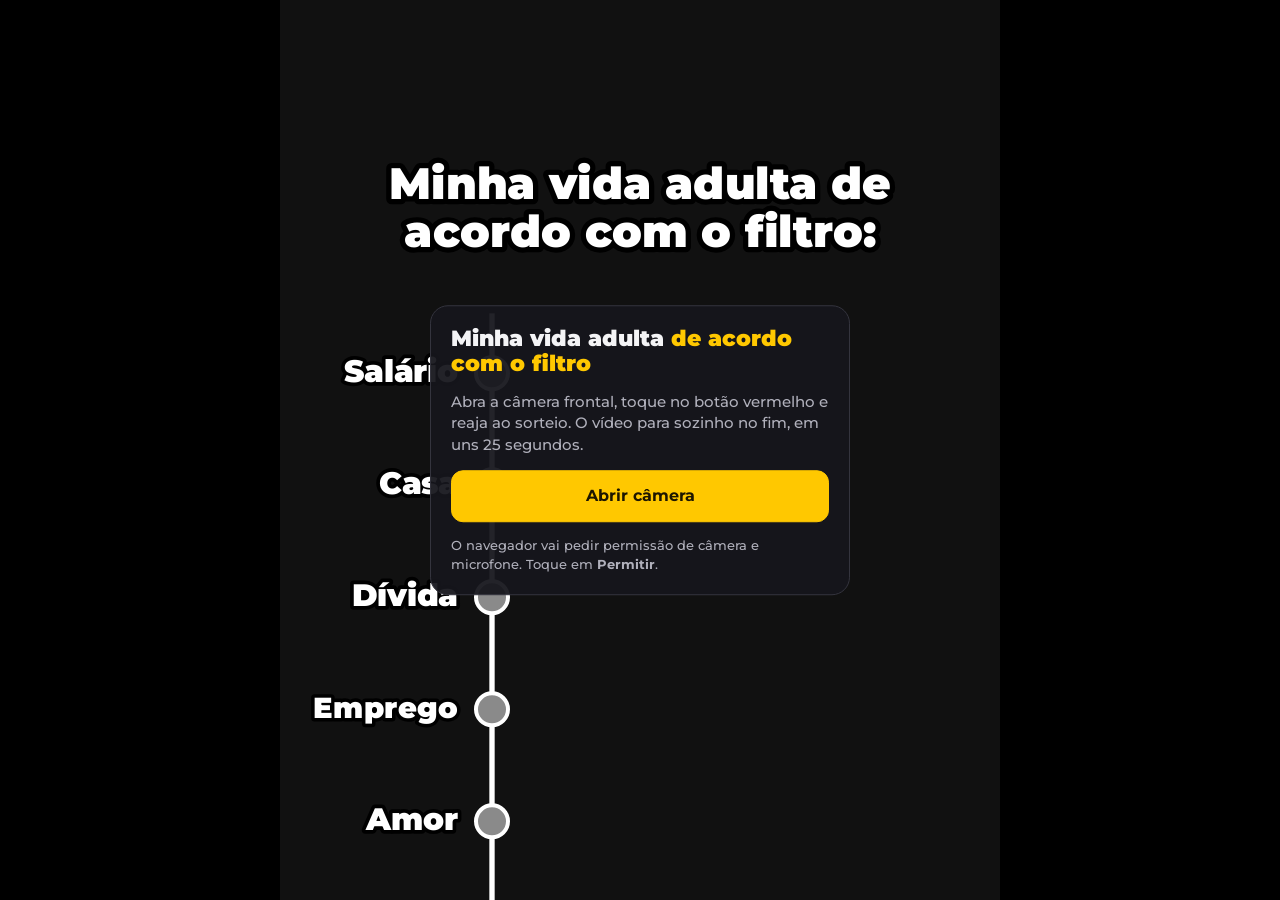
<file: minha-vida-adulta/camera/index.html>
<!doctype html>
<html lang="pt-BR">
<head>
<meta charset="utf-8">
<meta name="viewport" content="width=device-width, initial-scale=1, viewport-fit=cover, user-scalable=no">
<meta name="theme-color" content="#000000">
<title>Minha Vida Adulta</title>
<link rel="preconnect" href="https://fonts.googleapis.com">
<link rel="preconnect" href="https://fonts.gstatic.com" crossorigin>
<link rel="stylesheet" href="https://fonts.googleapis.com/css2?family=Montserrat:wght@500;700;900&display=swap">
<style>
  /* Câmera ao vivo em tela cheia: palco 9:16 centralizado no preto, controles por cima, embaixo. */
  :root {
    color-scheme: dark;
    --fundo: #000; --superficie: rgba(22,22,28,.94); --borda: #34343e; --texto: #f4f4f6; --suave: #b0b0bb;
    --amarelo: #FFC800; --amarelo-texto: #1d1600; --vermelho: #ff2d3d; --erro: #ff7b7b;
    --ui: "Montserrat", system-ui, -apple-system, "Segoe UI", Roboto, sans-serif;
  }
  * { box-sizing: border-box; -webkit-tap-highlight-color: transparent; }
  [hidden] { display: none !important; }
  html, body { margin: 0; height: 100%; background: var(--fundo); color: var(--texto); font: 500 15px/1.45 var(--ui); overflow: hidden; }
  .palco { position: fixed; inset: 0; display: grid; place-items: center; }
  canvas { height: 100%; width: auto; max-width: 100%; aspect-ratio: 9 / 16; object-fit: contain; display: block; background: #111; }
  @media (max-aspect-ratio: 9/16) { canvas { width: 100%; height: auto; } }

  .topo { position: fixed; top: calc(env(safe-area-inset-top, 0px) + 12px); left: 12px; right: 12px; display: flex; justify-content: center; pointer-events: none; }
  .selo { padding: 5px 12px; border-radius: 999px; background: rgba(0,0,0,.6); font-weight: 700; font-size: 13px; }
  .selo.gravando { background: var(--vermelho); }

  .controles { position: fixed; left: 0; right: 0; bottom: 0; padding: 16px max(16px, env(safe-area-inset-right, 0px)) calc(env(safe-area-inset-bottom, 0px) + 22px) max(16px, env(safe-area-inset-left, 0px)); display: flex; flex-direction: column; align-items: center; gap: 10px; background: linear-gradient(transparent, rgba(0,0,0,.55)); }
  .dica { font-weight: 700; text-shadow: 0 1px 4px #000; text-align: center; }
  .gravar { width: 78px; height: 78px; border-radius: 50%; border: 5px solid #fff; background: transparent; padding: 0; cursor: pointer; display: grid; place-items: center; }
  .gravar span { width: 58px; height: 58px; border-radius: 50%; background: var(--vermelho); transition: all .2s; }
  .gravar.ativo span { width: 30px; height: 30px; border-radius: 8px; }
  .gravar:focus-visible { outline: 3px solid var(--amarelo); outline-offset: 4px; }

  .cartao { position: fixed; left: 50%; top: 50%; transform: translate(-50%, -50%); width: min(420px, calc(100% - 32px)); max-height: calc(100% - 32px); overflow: auto; background: var(--superficie); border: 1px solid var(--borda); border-radius: 18px; padding: 20px; display: flex; flex-direction: column; gap: 14px; }
  .cartao h1 { margin: 0; font: 900 22px/1.15 var(--ui); }
  .cartao h1 span { color: var(--amarelo); }
  .cartao p { margin: 0; color: var(--suave); }
  .btn { font: 700 16px/1.2 var(--ui); min-height: 52px; padding: 14px; border-radius: 12px; border: 1.5px solid var(--borda); background: transparent; color: var(--texto); cursor: pointer; width: 100%; }
  .btn.principal { background: var(--amarelo); border-color: var(--amarelo); color: var(--amarelo-texto); }
  .btn:focus-visible { outline: 3px solid var(--amarelo); outline-offset: 2px; }
  .duplo { display: grid; grid-template-columns: 1fr 1fr; gap: 10px; }
  .erro { color: var(--erro); }
  video.resultado { width: 100%; max-height: 52vh; border-radius: 12px; background: #000; }
  ol { margin: 0; padding-left: 20px; color: var(--suave); display: flex; flex-direction: column; gap: 6px; }
  .pequeno { font-size: 13px; }
  .gravar.ativo span, .gravar span { will-change: transform; }
  @media (prefers-reduced-motion: reduce) { .gravar span { transition: none; } }
</style>
</head>
<body>
<div class="palco"><canvas id="tela" width="720" height="1280" aria-label="Câmera com o efeito"></canvas></div>
<div class="topo"><div class="selo" id="selo" hidden></div></div>

<div class="controles" id="controles" hidden>
  <div class="dica" id="dica">Toque no botão pra gravar. A bolinha começa sozinha.</div>
  <button class="gravar" id="bGravar" aria-label="Gravar"><span></span></button>
</div>

<div class="cartao" id="cInicio">
  <h1>Minha vida adulta <span>de acordo com o filtro</span></h1>
  <p>Abra a câmera frontal, toque no botão vermelho e reaja ao sorteio. O vídeo para sozinho no fim, em uns 25 segundos.</p>
  <button class="btn principal" id="bCamera">Abrir câmera</button>
  <p class="pequeno">O navegador vai pedir permissão de câmera e microfone. Toque em <strong>Permitir</strong>.</p>
  <p class="erro" id="erroInicio" hidden></p>
</div>

<div class="cartao" id="cPronto" hidden>
  <h1>Ficou <span>pronto</span></h1>
  <video class="resultado" id="resultado" controls playsinline></video>
  <button class="btn principal" id="bCompartilhar">Compartilhar (TikTok)</button>
  <div class="duplo">
    <button class="btn" id="bSalvar">Salvar no celular</button>
    <button class="btn" id="bDeNovo">Gravar de novo</button>
  </div>
  <p class="pequeno" id="infoPronto"></p>
</div>

<script>
/*
 * Minha vida adulta de acordo com o filtro — motor da roleta.
 *
 * JavaScript puro, sem DOM e sem API do Effect House: so recebe o tempo
 * (dt em segundos) e devolve o estado. O preview (preview/) e o script do
 * Effect House usam este mesmo arquivo; cada um so desenha o estado.
 *
 * Uso:
 *   const r = Roleta.criar(dados);          // dados = resultados.json
 *   r.iniciar();                            // ao gravar / tocar na tela
 *   a cada frame: r.atualizar(dt); const e = r.estado();
 *     e.bola      -> posicao da bolinha em "linhas" (-1 = topo da linha,
 *                    0 = 1a categoria, 5 = 6a categoria). null antes de iniciar.
 *     e.linhas[i] -> { texto, estado: 'vazio' | 'girando' | 'final' }
 *     e.fase      -> 'parado' | 'descendo' | 'girando' | 'segurando' | 'fim'
 */
(function (raiz, fabrica) {
  if (typeof module === 'object' && module.exports) module.exports = fabrica();
  else raiz.Roleta = fabrica();
})(typeof globalThis !== 'undefined' ? globalThis : this, function () {
  'use strict';

  // Tempos em segundos.
  var TEMPOS = {
    primeiraDescida: 0.8, // do topo da linha ate a 1a categoria
    descida: 0.55,        // de uma categoria ate a proxima
    roleta: 1.7,          // troca rapida desacelerando
    trocaMin: 0.05,       // intervalo entre trocas no inicio da roleta
    trocaMax: 0.34,       // intervalo entre trocas no fim da roleta
    pausa: 1.5            // segura o resultado antes de descer
  };

  // Layout de referencia em pixels numa tela 1080 x 1920 (9:16).
  // Para o Effect House, divida por 1080 (x) e 1920 (y) para coordenadas
  // normalizadas. Ja respeita a zona segura do TikTok:
  //   topo 0-210 (abas), base 1460-1920 (legenda/musica),
  //   direita 940-1080 entre y 560 e 1460 (botoes curtir/comentar/...).
  var LAYOUT = {
    largura: 1080,
    altura: 1920,
    titulo: { centroX: 540, topo: 236, larguraMax: 860, fonte: 66, fonteMin: 44, linhasMax: 2, entrelinha: 1.08 },
    linha: { x: 318, yTopo: 470, yBase: 1410, espessura: 8 },
    linhas: { yPrimeira: 560, espaco: 168 },   // 6 categorias: 560, 728, ..., 1400
    circulo: { raio: 24, borda: 6 },
    bola: { raio: 19 },
    nome: { direita: 272, larguraMax: 232, fonte: 46, fonteMin: 30 },
    resultado: { esquerda: 364, larguraMax: 566, fonte: 46, fonteMin: 30, linhasMax: 2, entrelinha: 1.06 },
    contorno: 0.24,                               // largura do traco do contorno = fonte * 0.24
    cores: { texto: '#FFFFFF', contorno: '#000000', linha: '#FFFFFF', circulo: '#8A8A8A', bola: '#FFC800' }
  };

  function mulberry32(semente) {
    var a = semente >>> 0;
    return function () {
      a = (a + 0x6D2B79F5) >>> 0;
      var t = a;
      t = Math.imul(t ^ (t >>> 15), t | 1);
      t ^= t + Math.imul(t ^ (t >>> 7), t | 61);
      return ((t ^ (t >>> 14)) >>> 0) / 4294967296;
    };
  }

  function suave(p) { return p < 0.5 ? 2 * p * p : 1 - Math.pow(-2 * p + 2, 2) / 2; }

  function criar(dados, opcoes) {
    opcoes = opcoes || {};
    var cats = dados.categorias;
    var t = {};
    var k;
    for (k in TEMPOS) t[k] = TEMPOS[k];
    if (opcoes.tempos) for (k in opcoes.tempos) t[k] = opcoes.tempos[k];
    var rng = opcoes.rng || Math.random;

    var fase, idx, tFase, bola, de, para, linhas, finais, proximaTroca, ultimoSorteio;

    function sortear(n, evitar) {
      if (n <= 1) return 0;
      var i;
      do { i = Math.floor(rng() * n); } while (i === evitar);
      return i;
    }

    function reiniciar() {
      fase = 'parado';
      idx = 0;
      tFase = 0;
      bola = null;
      linhas = cats.map(function () { return { texto: '', estado: 'vazio' }; });
      finais = [];
      ultimoSorteio = -1;
    }

    function iniciar() {
      if (fase !== 'parado') return false;
      finais = cats.map(function (c) { return sortear(c.resultados.length, -1); });
      fase = 'descendo';
      idx = 0;
      tFase = 0;
      de = -1;
      para = 0;
      bola = -1;
      return true;
    }

    function atualizar(dt) {
      if (!(dt > 0)) return;
      if (dt > 0.25) dt = 0.25; // evita pular etapas se o app travar
      var resto = dt;
      var guarda = 0;
      while (resto > 0 && guarda++ < 50) {
        if (fase === 'parado' || fase === 'fim') return;
        if (fase === 'descendo') {
          var dur = idx === 0 ? t.primeiraDescida : t.descida;
          var usa = Math.min(resto, dur - tFase);
          tFase += usa; resto -= usa;
          bola = de + (para - de) * suave(Math.min(1, tFase / dur));
          if (tFase >= dur - 1e-9) {
            bola = para;
            fase = 'girando'; tFase = 0; proximaTroca = 0; ultimoSorteio = -1;
            linhas[idx].estado = 'girando';
          }
        } else if (fase === 'girando') {
          var usaG = Math.min(resto, t.roleta - tFase);
          tFase += usaG; resto -= usaG;
          var lista = cats[idx].resultados;
          while (proximaTroca <= tFase && proximaTroca < t.roleta) {
            ultimoSorteio = sortear(lista.length, ultimoSorteio);
            linhas[idx].texto = lista[ultimoSorteio];
            var p = proximaTroca / t.roleta;
            proximaTroca += t.trocaMin + (t.trocaMax - t.trocaMin) * p * p;
          }
          if (tFase >= t.roleta - 1e-9) {
            linhas[idx].texto = lista[finais[idx]];
            linhas[idx].estado = 'final';
            fase = 'segurando'; tFase = 0;
          }
        } else if (fase === 'segurando') {
          var usaS = Math.min(resto, t.pausa - tFase);
          tFase += usaS; resto -= usaS;
          if (tFase >= t.pausa - 1e-9) {
            if (idx < cats.length - 1) {
              de = idx; idx += 1; para = idx;
              fase = 'descendo'; tFase = 0;
            } else {
              fase = 'fim';
            }
          }
        }
      }
    }

    function estado() {
      return {
        fase: fase,
        indice: idx,
        bola: bola,
        linhas: linhas.map(function (l) { return { texto: l.texto, estado: l.estado }; })
      };
    }

    reiniciar();
    return { iniciar: iniciar, atualizar: atualizar, estado: estado, reiniciar: reiniciar };
  }

  // Duracao total de uma rodada completa (para conferir que cabe no video).
  function duracaoTotal(nCategorias, tempos) {
    var t = tempos || TEMPOS;
    return t.primeiraDescida + (nCategorias - 1) * t.descida + nCategorias * (t.roleta + t.pausa);
  }

  return { criar: criar, TEMPOS: TEMPOS, LAYOUT: LAYOUT, mulberry32: mulberry32, duracaoTotal: duracaoTotal };
});

</script>
<script>
/*
 * Desenho do efeito num <canvas> 2D (referencia 1080 x 1920).
 * Usado pelo preview e pela pagina de gravacao. Precisa de src/roleta.js.
 *
 *   const d = Desenho.criar(ctx, dados);
 *   d.sobreposicao(roleta.estado());   // desenha titulo, linha, bolinha e textos
 *   d.verificar(zonas)                 // confere os textos de todas as categorias
 */
(function (raiz, fabrica) {
  if (typeof module === 'object' && module.exports) module.exports = fabrica();
  else raiz.Desenho = fabrica();
})(typeof globalThis !== 'undefined' ? globalThis : this, function () {
  'use strict';

  var FAMILIA = '"Montserrat", "Arial Black", "Inter", sans-serif';

  function criar(ctx, dados, opcoes) {
    opcoes = opcoes || {};
    var L = (opcoes.layout || (typeof Roleta !== 'undefined' && Roleta.LAYOUT));
    var N = dados.categorias.length;
    var api = { mostrarCaixas: false };

    function fonte(px) { return '900 ' + px + 'px ' + FAMILIA; }

    // Quebra o texto em ate linhasMax linhas, diminuindo a fonte se precisar.
    function ajustar(texto, larguraMax, fMax, fMin, linhasMax) {
      for (var f = fMax; f >= fMin; f -= 1) {
        ctx.font = fonte(f);
        var util = larguraMax - f * L.contorno;
        var palavras = texto.split(/\s+/), linhas = [], atual = '', cabe = true;
        for (var i = 0; i < palavras.length; i++) {
          var teste = atual ? atual + ' ' + palavras[i] : palavras[i];
          if (ctx.measureText(teste).width <= util) atual = teste;
          else {
            if (!atual) { cabe = false; break; }
            linhas.push(atual); atual = palavras[i];
            if (ctx.measureText(atual).width > util) { cabe = false; break; }
          }
        }
        if (atual) linhas.push(atual);
        if (cabe && linhas.length <= linhasMax) {
          var larg = 0;
          for (var j = 0; j < linhas.length; j++) larg = Math.max(larg, ctx.measureText(linhas[j]).width);
          return { fonte: f, linhas: linhas, largura: larg + f * L.contorno, cabe: true };
        }
      }
      ctx.font = fonte(fMin);
      return { fonte: fMin, linhas: [texto], largura: ctx.measureText(texto).width + fMin * L.contorno, cabe: false };
    }

    // Caixa ocupada (x0,y0,x1,y1) por um bloco de texto.
    function caixa(aj, ancora, x, yCentro, entrelinha) {
      var h = aj.fonte * entrelinha * aj.linhas.length + aj.fonte * L.contorno;
      var x0 = ancora === 'esq' ? x : ancora === 'dir' ? x - aj.largura : x - aj.largura / 2;
      return { x0: x0, x1: x0 + aj.largura, y0: yCentro - h / 2, y1: yCentro + h / 2 };
    }

    function texto(aj, ancora, x, yCentro, entrelinha) {
      ctx.font = fonte(aj.fonte);
      ctx.textAlign = ancora === 'esq' ? 'left' : ancora === 'dir' ? 'right' : 'center';
      ctx.textBaseline = 'middle';
      ctx.lineJoin = 'round'; ctx.miterLimit = 2;
      ctx.lineWidth = aj.fonte * L.contorno;
      ctx.strokeStyle = L.cores.contorno; ctx.fillStyle = L.cores.texto;
      var lh = aj.fonte * entrelinha, n = aj.linhas.length;
      var dx = ancora === 'esq' ? aj.fonte * L.contorno / 2 : ancora === 'dir' ? -aj.fonte * L.contorno / 2 : 0;
      for (var i = 0; i < n; i++) {
        var y = yCentro + (i - (n - 1) / 2) * lh;
        ctx.strokeText(aj.linhas[i], x + dx, y);
        ctx.fillText(aj.linhas[i], x + dx, y);
      }
      if (api.mostrarCaixas) {
        var b = caixa(aj, ancora, x, yCentro, entrelinha);
        ctx.save(); ctx.strokeStyle = aj.cabe ? '#00e5ff' : '#ff3030'; ctx.lineWidth = 2;
        ctx.strokeRect(b.x0, b.y0, b.x1 - b.x0, b.y1 - b.y0); ctx.restore();
      }
    }

    function yLinha(i) { return L.linhas.yPrimeira + i * L.linhas.espaco; }
    function yBola(b) { return b < 0 ? L.linha.yTopo + (b + 1) * (L.linhas.yPrimeira - L.linha.yTopo) : yLinha(b); }
    function titulo() { return ajustar(dados.titulo, L.titulo.larguraMax, L.titulo.fonte, L.titulo.fonteMin, L.titulo.linhasMax); }
    function yTitulo(aj) { var t = L.titulo; return t.topo + (aj.fonte * t.entrelinha * aj.linhas.length + aj.fonte * L.contorno) / 2; }
    function ajustarNome(i) { return ajustar(dados.categorias[i].nome, L.nome.larguraMax, L.nome.fonte, L.nome.fonteMin, 1); }
    function ajustarResultado(t) { return ajustar(t, L.resultado.larguraMax, L.resultado.fonte, L.resultado.fonteMin, L.resultado.linhasMax); }

    // Desenha tudo que fica por cima da camera.
    function sobreposicao(e) {
      var tj = titulo();
      texto(tj, 'centro', L.titulo.centroX, yTitulo(tj), L.titulo.entrelinha);

      ctx.fillStyle = L.cores.linha;
      ctx.fillRect(L.linha.x - L.linha.espessura / 2, L.linha.yTopo, L.linha.espessura, L.linha.yBase - L.linha.yTopo);

      for (var i = 0; i < N; i++) {
        var y = yLinha(i), l = e.linhas[i];
        ctx.beginPath(); ctx.arc(L.linha.x, y, L.circulo.raio, 0, Math.PI * 2);
        ctx.fillStyle = l.estado === 'final' ? L.cores.bola : L.cores.circulo; ctx.fill();
        ctx.lineWidth = L.circulo.borda; ctx.strokeStyle = L.cores.linha; ctx.stroke();
        texto(ajustarNome(i), 'dir', L.nome.direita, y, 1.06);
        if (l.texto) texto(ajustarResultado(l.texto), 'esq', L.resultado.esquerda, y, L.resultado.entrelinha);
      }

      if (e.bola !== null && e.fase !== 'fim') {
        ctx.beginPath(); ctx.arc(L.linha.x, yBola(e.bola), L.bola.raio, 0, Math.PI * 2);
        ctx.fillStyle = L.cores.bola; ctx.fill();
        ctx.lineWidth = 4; ctx.strokeStyle = '#000'; ctx.stroke();
      }
    }

    function sobrepoe(a, b) { return a.x0 < b.x1 && b.x0 < a.x1 && a.y0 < b.y1 && b.y0 < a.y1; }
    function foraDaTela(b) { return b.x0 < 36 || b.x1 > L.largura - 36 || b.y0 < 0 || b.y1 > L.altura; }

    // Confere titulo, nomes e TODOS os resultados contra a tela, as zonas e as linhas vizinhas.
    function verificar(zonas) {
      zonas = zonas || [];
      var problemas = [], menorFonte = 99, todos = [];
      var zonaCaixa = function (z) { return { x0: z.x, x1: z.x + z.w, y0: z.y, y1: z.y + z.h }; };
      var tj = titulo(), bt = caixa(tj, 'centro', L.titulo.centroX, yTitulo(tj), L.titulo.entrelinha);
      if (!tj.cabe) problemas.push('Título não cabe em 2 linhas');
      if (bt.y1 > L.linha.yTopo - L.bola.raio - 10) problemas.push('Título encosta na linha/bolinha');
      zonas.forEach(function (z) { if (sobrepoe(bt, zonaCaixa(z))) problemas.push('Título invade zona: ' + z.nome); });
      if (foraDaTela(bt)) problemas.push('Título sai da tela');

      var metade = L.linhas.espaco / 2, folga = 6;
      for (var i = 0; i < N; i++) {
        var y = yLinha(i), cat = dados.categorias[i];
        var faixa = { y0: y - metade + folga, y1: y + metade - folga };
        var nj = ajustarNome(i), bn = caixa(nj, 'dir', L.nome.direita, y, 1.06);
        if (!nj.cabe) problemas.push('Nome "' + cat.nome + '" não cabe');
        if (bn.x1 > L.linha.x - L.circulo.raio - 8) problemas.push('Nome "' + cat.nome + '" encosta no círculo');
        if (foraDaTela(bn)) problemas.push('Nome "' + cat.nome + '" sai da tela');
        cat.resultados.forEach(function (txt) {
          var rj = ajustarResultado(txt), b = caixa(rj, 'esq', L.resultado.esquerda, y, L.resultado.entrelinha);
          menorFonte = Math.min(menorFonte, rj.fonte);
          todos.push({ txt: txt, fonte: rj.fonte, linhas: rj.linhas.length });
          var p = [];
          if (!rj.cabe) p.push('não cabe em 2 linhas');
          if (b.y0 < faixa.y0 || b.y1 > faixa.y1) p.push('invade a linha vizinha');
          if (b.x0 < L.linha.x + L.circulo.raio + 6) p.push('encosta no círculo');
          if (foraDaTela(b)) p.push('sai da tela');
          zonas.forEach(function (z) { if (sobrepoe(b, zonaCaixa(z))) p.push('invade zona ' + z.nome); });
          if (sobrepoe(b, bt)) p.push('sobrepõe o título');
          if (p.length) problemas.push(cat.nome + ': "' + txt + '" → ' + p.join(', '));
        });
      }
      todos.sort(function (a, b) { return a.fonte - b.fonte || b.txt.length - a.txt.length; });
      return { ok: problemas.length === 0, problemas: problemas, menorFonte: menorFonte, fonteTitulo: tj.fonte,
        linhasTitulo: tj.linhas.length, piores: todos.slice(0, 6), total: todos.length };
    }

    // Estado com o resultado mais apertado de cada categoria (pior caso de layout).
    function estadoLongos() {
      return {
        fase: 'fim', indice: N - 1, bola: null,
        linhas: dados.categorias.map(function (c) {
          var maior = c.resultados.slice().sort(function (a, b) {
            return ajustarResultado(a).fonte - ajustarResultado(b).fonte || b.length - a.length;
          })[0];
          return { texto: maior, estado: 'final' };
        })
      };
    }

    api.fonte = fonte;
    api.sobreposicao = sobreposicao;
    api.verificar = verificar;
    api.estadoLongos = estadoLongos;
    return api;
  }

  return { criar: criar, FAMILIA: FAMILIA };
});

</script>
<script>
window.RESULTADOS = {"titulo":"Minha vida adulta de acordo com o filtro:","categorias":[{"nome":"Salário","resultados":["3 coxinhas e um abraço","Pago em figurinha da Copa","R$ 0,47 e uma ameaça","Recebe em Robux","1 cabra por mês","Vale-coxinha","R$ 12 mil em dinheiro de Banco Imobiliário","Moedas num pote de maionese","Pix de R$ 1 escrito \"vlw\"","Gift card vencido","Paga pra trabalhar","Recebe em elogio","Bitcoin que caiu ontem","Pago em exposição no story do chefe","Um vale-night da sogra","Meio salário mínimo e um pastel de brinde","R$ 3 mil (em tampinhas)","Pago em milhas que expiram amanhã","Uma marmita por semana","Recebe em likes","Cesta básica sem o arroz","R$ 900 menos o Pix que deve ao chefe","Pago com cheque de 1998","Um boleto (pra pagar)","Pago em ações de uma padaria","Salário de deputado (em sonho)","R$ 50 e um tapinha nas costas","Vale-refeição que só passa na cantina","Pago em cupom de 10% off","Recebe em Pokémon raro","Um saco de cimento de 50 kg","\"Fica pra semana que vem\"","Pago em ingresso de forró","Recebe as horas extras de outra pessoa","Salário em libras (de carne)","Um ovo de Páscoa em novembro","Recebe em fé","120 parcelas de R$ 0,99","Bônus: um mouse sem fio","13º sorteado numa rifa","R$ 1.200, tudo em moeda de 1 real","Pago em kombucha caseiro","Recebe em gratidão 🙏","Um cachorro-quente e \"valeu, mano\"","Pago em dívidas perdoadas","Comissão de 0,0001%","Pix agendado para 2031","Recebe em NFT de macaco","Um pacote de bolacha já aberto","Pago em semente de girassol"]},{"nome":"Casa","resultados":["Dentro de um guarda-roupa de loja","No porta-malas de um Gol bola","Divide kitnet com 4 pombos","Na casa da ex","Ilha de trânsito na Marginal","Embaixo da escada da mãe","Dentro de um outdoor","Num iglu em Teresina","Escondido numa loja de material de construção","No quarto da avó (ela ainda tá lá)","Barraca no meio da Faria Lima","Contêiner com Wi-Fi do vizinho","Casa da árvore do sobrinho","Airbnb mal-assombrado","Num carrinho de supermercado tunado","Num banheiro químico de festa","Dentro de um Fusca rebaixado","Na casa do ex da mãe","Numa caverna com Wi-Fi","Na sala de espera do dentista","Num quiosque de praia fechado","Embaixo de uma ponte com sacada","Num motel (plano mensal)","Dentro de uma caixa d'água","Camarote de um estádio abandonado","Na casa da vizinha fofoqueira","Num ônibus que nunca chega","República com 23 calouros","Dentro de um armário de academia","Casa de 4 andares (de papelão)","Na garagem do primo, junto com o carro","Apê \"conceito\" de 9 m²","Num cruzeiro (de clandestino)","Na laje do vizinho","Num trailer sem rodas","Na igreja (diz que é o zelador)","Numa caixa de geladeira","Na despensa da avó","Num castelo inflável","No escritório (ninguém sabe)","Na varanda do síndico","Num farol abandonado","Numa cabana no mato com o tio","Sobrado assombrado por um padre","Na fila do INSS","Quarto de hotel que ninguém paga","No apartamento decorado da construtora","Na rodoviária","Num submarino alugado","Numa tenda de circo"]},{"nome":"Dívida","resultados":["R$ 80 mil pra um palhaço","Deve a alma pro tio do pavê","3 rins pro banco","O agiota é tua avó","R$ 4 mil em skin de jogo","Deve um cavalo","Parcelou um miojo em 24x","Serasa mandou flores no teu aniversário","R$ 1,50 desde 2009 (o cara lembra)","Financiou um PS2 em 2026","Deve um juramento a uma seita","Pensão pra um Tamagotchi","Pix do bolão da Copa de 2014","Deve favor pro síndico","O banco te deve (ninguém acredita)","R$ 200 pra uma cartomante","Uma moto pro tio","14 meses de academia que nunca foi","R$ 600 em figurinhas","Um rim pro vizinho","Uma vaca pra um fazendeiro de Goiás","R$ 30 mil em curso de coach","Deve desculpas pra 47 pessoas","Seis meses de streaming da ex","Deve o carro pra financeira do carro","Um Pix pro pastor","Uma dentadura pro avô","O salão do casamento que não aconteceu","Parcelou o próprio aniversário","R$ 9 mil em corrida de app pra ir num trampo de R$ 1.500","Consignado da tia","3 aluguéis pra mãe","Uma sanfona","Juros de 1987","Cheque sem fundo pra um padre","Um favor que ninguém quer cobrar","Rifa de um carro que não existia","Uma geladeira parcelada em 2004","R$ 500 do bolão do BBB","Fatura do cartão em 3 idiomas","Deve uma explicação pra Receita","No SPC desde o berço","Um trabalho de faculdade pro amigo","Comprou fiado um curso de \"como sair das dívidas\"","Uma panela de pressão pra sogra","R$ 150 pro bruxo da amarração","Aposta perdida pro irmão","Um carro que usou 1 vez","Horas de sono desde 2015","Uma dívida com o próprio eu do futuro"]},{"nome":"Emprego","resultados":["Testador de colchão","Coach de pombos","Fiscal de fila de lotérica","Reiki pra plantas","Vendedor de pirâmide de pirâmide","Influencer de pochete","Provador de ração","Assessor de imprensa de um cachorro","Segurança de festa infantil","Admin do grupo da família","CEO de si mesmo (CNPJ suspenso)","Narrador de briga de vizinho","Garoto-propaganda de remédio pra gases","Mascote de posto de gasolina","Estagiário do estagiário","Dublê de manequim","Passeador de peixe","Contador de grãos de arroz","Babá de planta","Degustador de água","Professor de respiração","Fiscal de nuvem","Vendedor de vento engarrafado","Treinador de pombo-correio (em 2026)","Telemarketing de cemitério","Cosplayer de poste","Organizador de gaveta dos outros","Estátua viva aposentada","Coach quântico","Guru de cripto que só perdeu","Animador de velório","Panfleteiro em dia de chuva","A voz da URA do banco","Segurança de tenda vazia","Faz fila pra rico","Avaliador de pastel de feira","Leitor profissional de termos de uso","Figurante de comercial de banco","Sommelier de miojo","Psicólogo de gato","Cerimonialista de chá revelação","Testador de montanha-russa (desmaia)","Vigia de obra parada há 12 anos","Instrutor de autoescola sem carteira","Médium de pets","Puxa-saco profissional","Imitador de buzina","Palhaço de festa de divórcio","DJ de elevador","Tradutor dos áudios de 7 minutos da tia"]},{"nome":"Amor","resultados":["Casado com uma geladeira","Namora o entregador do iFood","Relacionamento sério com o próprio reflexo","Casou bêbado com um Elvis em Vegas","Namora 3 pessoas que se conhecem","Divorciado de uma planta","Apaixonado pela voz do GPS","Deu match com a prima","Namora há 8 anos alguém que nunca viu","Traído pela samambaia","O ex virou teu chefe","Ainda manda bom dia pro ex","Noivo há 11 anos","Ficante: o vizinho de cima","Crush no atendente do SAC","Namora um holograma","Casado com o trabalho (ele te traiu)","Ficante: o personal da tua mãe","Noivo do próprio carro","Paixão platônica pelo frentista","Separado de corpos (e de senha do streaming)","Namora pelo LinkedIn","Casou 3 vezes com a mesma pessoa","Crush na voz do aviso do metrô","Relacionamento aberto (só o outro sabe)","Mora com 2 ex ao mesmo tempo","Shippado com o síndico","Pediu em casamento num velório","Ficou com o amigo secreto (era a prima)","Ama em silêncio desde a 5ª série","Namora um personagem de novela","Casou, mas foi num sonho","Largado por áudio de 9 minutos","Abandonado no altar (duas vezes)","Noivado de 3 dias, divórcio de 4 anos","Namora alguém que te chama de \"mano\"","A sogra mora com vocês (e manda)","Casado com 2 gatos e um rancor","Em crise com o próprio travesseiro","3 ficantes e nenhum responde","Namora alguém que diz ser da CIA","Apaixonado pelo cara do caminhão do gás","Ainda curte foto de 2016 do ex","Pede pizza só pra ver o entregador","Ficou com o instrutor da autoescola","Namora alguém que vende suplemento em pirâmide","Casou por causa do Wi-Fi","Recebe flores de um desconhecido (é o agiota)","Solteiro desde o Império","Noivo de uma mulher que conheceu no grupo de oração"]},{"nome":"Sonho","resultados":["Ser astronauta (virou motoboy)","Ganhar o BBB","Morar dentro de uma coxinha","Ser síndico","Ter uma cabra chamada Jurandir","Ganhar na Mega (nunca jogou)","Ser cancelado com classe","Abrir uma igreja","Conhecer o Paraguai","Ser imortal (desistiu às 15h)","Ficar rico sem trabalhar","Virar meme","Dormir até 2050","Comprar um iate em 400x","Ter paz","Ser influencer de tampa de panela","Ganhar uma rifa","Ter uma piscina de gelatina","Ser jurado de programa de calouros","Ter um haras (tem um pônei de pelúcia)","Abrir uma lanchonete chamada \"Lanchonete\"","Morar em Dubai (mora em Duque de Caxias)","Mochilão na Europa (chegou até Jundiaí)","Ser campeão mundial de truco","Ser cantor de churrascaria","Pular de paraquedas (tem medo de escada)","Ganhar um Oscar de melhor reação","Ser presidente (do grêmio)","Carro rebaixado com som de 10 mil watts","Ser lembrado por 5 minutos","Dormir uma noite sem boleto","Conhecer um alienígena","Montar uma banda de forró gótico","Escrever um livro (escreveu o título)","1 milhão de seguidores (tem 1 milhão de dívidas)","Ser fluente em inglês (sabe \"the book is on the table\")","Ter uma fazenda de lhamas","Ser imperador do Brasil","Viver de renda (renda de bilro)","Inventar um sabor de salgadinho","Ganhar uma luta de MMA contra o vizinho","Ter um chalé em Gramado","Ser professor de yoga de cabras","Ver o Brasil hexa","Pedir demissão gritando","Voltar no tempo e não fazer aquela tatuagem","Ser chamado de \"doutor\" sem faculdade","Ser dono de uma praia","Fugir com o circo","Ser rico aos 30 (tem 45)"]}]};
</script>
<script>
(function () {
  'use strict';
  var dados = window.RESULTADOS;
  var W = 720, H = 1280, ESC = W / 1080;
  var ESPERA_INICIO = 0.6;   // segundos de gravação antes da bolinha começar
  var SEGURA_FIM = 2.0;      // segundos com o resultado completo antes de parar
  var $ = function (id) { return document.getElementById(id); };
  var tela = $('tela'), ctx = tela.getContext('2d');
  var D = Desenho.criar(ctx, dados);
  var roleta = Roleta.criar(dados);
  var video = document.createElement('video');
  video.muted = true; video.playsInline = true; video.setAttribute('playsinline', '');
  var camera = null, gravador = null, pedacos = [], gravando = false, tGravacao = 0, fimEm = null;
  var blob = null, ext = 'webm', url = null, trava = null;

  function desenhar() {
    ctx.setTransform(1, 0, 0, 1, 0, 0);
    ctx.fillStyle = '#111'; ctx.fillRect(0, 0, W, H);
    if (video.readyState >= 2 && video.videoWidth) {
      var vw = video.videoWidth, vh = video.videoHeight, s = Math.max(W / vw, H / vh);
      ctx.save(); ctx.translate(W, 0); ctx.scale(-1, 1);   // espelhado, como uma selfie
      ctx.drawImage(video, (W - vw * s) / 2, (H - vh * s) / 2, vw * s, vh * s);
      ctx.restore();
    }
    ctx.setTransform(ESC, 0, 0, ESC, 0, 0);
    D.sobreposicao(roleta.estado());
    ctx.setTransform(1, 0, 0, 1, 0, 0);
  }

  var ultimo = performance.now();
  function quadro(agora) {
    var dt = Math.min(0.1, (agora - ultimo) / 1000); ultimo = agora;
    if (gravando) {
      tGravacao += dt;
      var e = roleta.estado();
      if (e.fase === 'parado' && tGravacao >= ESPERA_INICIO) roleta.iniciar();
      roleta.atualizar(dt);
      if (roleta.estado().fase === 'fim') {
        if (fimEm === null) fimEm = tGravacao;
        if (tGravacao - fimEm >= SEGURA_FIM) pararGravacao();
      }
    }
    desenhar();
    requestAnimationFrame(quadro);
  }

  function mostrarErroInicio(msg) { var el = $('erroInicio'); el.textContent = msg; el.hidden = false; }

  function abrirCamera() {
    $('erroInicio').hidden = true;
    if (!window.isSecureContext || !navigator.mediaDevices || !navigator.mediaDevices.getUserMedia) {
      mostrarErroInicio('Este navegador não libera a câmera aqui. Abra o link no Chrome do celular (endereço começando com https://).');
      return;
    }
    var pedir = function (comAudio) {
      return navigator.mediaDevices.getUserMedia({
        video: { facingMode: 'user', width: { ideal: 720 }, height: { ideal: 1280 }, frameRate: { ideal: 30 } },
        audio: comAudio ? { echoCancellation: true, noiseSuppression: true } : false
      });
    };
    $('bCamera').disabled = true; $('bCamera').textContent = 'Abrindo…';
    pedir(true).catch(function (err) {
      if (err && (err.name === 'NotAllowedError' || err.name === 'SecurityError')) throw err;
      return pedir(false);           // sem microfone, se só ele falhar
    }).then(function (s) {
      camera = s;
      video.srcObject = s;
      return video.play();
    }).then(function () {
      $('cInicio').hidden = true;
      $('controles').hidden = false;
      $('selo').hidden = false; $('selo').textContent = camera.getAudioTracks().length ? 'Câmera' : 'Câmera (sem som)';
    }).catch(function (err) {
      $('bCamera').disabled = false; $('bCamera').textContent = 'Abrir câmera';
      if (err && err.name === 'NotAllowedError') mostrarErroInicio('A câmera foi bloqueada. Toque no cadeado ao lado do endereço → Permissões → Câmera e Microfone → Permitir. Depois recarregue a página.');
      else if (err && err.name === 'NotFoundError') mostrarErroInicio('Nenhuma câmera encontrada neste aparelho.');
      else if (err && err.name === 'NotReadableError') mostrarErroInicio('A câmera está sendo usada por outro app. Feche o outro app e tente de novo.');
      else mostrarErroInicio('Não consegui abrir a câmera (' + (err && (err.name || err.message)) + ').');
    });
  }

  function tipo() {
    var op = [['video/mp4;codecs=avc1.42E01E,mp4a.40.2', 'mp4'], ['video/mp4;codecs=avc1,opus', 'mp4'], ['video/mp4', 'mp4'],
      ['video/webm;codecs=vp9,opus', 'webm'], ['video/webm;codecs=vp8,opus', 'webm'], ['video/webm', 'webm']];
    for (var i = 0; i < op.length; i++) if (MediaRecorder.isTypeSupported(op[i][0])) return op[i];
    return ['', 'webm'];
  }

  function comecarGravacao() {
    if (!window.MediaRecorder || !tela.captureStream) { alert('Este navegador não grava vídeo. Use o Chrome atualizado.'); return; }
    var stream = tela.captureStream(30);
    camera.getAudioTracks().forEach(function (t) { stream.addTrack(t); });
    var t = tipo(); ext = t[1];
    try { gravador = new MediaRecorder(stream, t[0] ? { mimeType: t[0], videoBitsPerSecond: 8000000 } : undefined); }
    catch (e) { gravador = new MediaRecorder(stream); }
    pedacos = [];
    gravador.ondataavailable = function (ev) { if (ev.data && ev.data.size) pedacos.push(ev.data); };
    gravador.onstop = function () {
      stream.getVideoTracks().forEach(function (tr) { tr.stop(); });
      blob = new Blob(pedacos, { type: gravador.mimeType || ('video/' + ext) });
      if (/mp4/.test(blob.type)) ext = 'mp4';
      if (url) URL.revokeObjectURL(url);
      url = URL.createObjectURL(blob);
      $('resultado').src = url;
      $('infoPronto').textContent = 'Vídeo ' + ext.toUpperCase() + ', ' + (blob.size / 1048576).toFixed(1).replace('.', ',') + ' MB. No TikTok: + → Carregar, ou use Compartilhar.';
      $('bCompartilhar').hidden = !podeCompartilhar();
      $('cPronto').hidden = false;
      $('controles').hidden = true;
      $('selo').hidden = true;
    };
    roleta.reiniciar(); tGravacao = 0; fimEm = null;
    gravador.start(500);
    gravando = true;
    $('bGravar').classList.add('ativo'); $('bGravar').setAttribute('aria-label', 'Parar');
    $('selo').textContent = '● Gravando'; $('selo').className = 'selo gravando';
    $('dica').textContent = 'Reaja! Para sozinho no fim.';
    if (navigator.wakeLock) navigator.wakeLock.request('screen').then(function (w) { trava = w; }).catch(function () {});
  }

  function pararGravacao() {
    if (!gravando) return;
    gravando = false;
    $('bGravar').classList.remove('ativo'); $('bGravar').setAttribute('aria-label', 'Gravar');
    $('selo').className = 'selo'; $('selo').textContent = 'Câmera';
    $('dica').textContent = 'Toque no botão pra gravar. A bolinha começa sozinha.';
    if (gravador && gravador.state !== 'inactive') gravador.stop();
    if (trava) { trava.release().catch(function () {}); trava = null; }
  }

  function arquivo() { return new File([blob], 'minha-vida-adulta.' + ext, { type: blob.type.split(';')[0] || ('video/' + ext) }); }
  function podeCompartilhar() {
    try { return !!(navigator.canShare && blob && navigator.canShare({ files: [arquivo()] })); } catch (e) { return false; }
  }

  $('bCamera').addEventListener('click', abrirCamera);
  $('bGravar').addEventListener('click', function () { if (gravando) pararGravacao(); else comecarGravacao(); });
  $('bCompartilhar').addEventListener('click', function () {
    navigator.share({ files: [arquivo()], title: 'Minha vida adulta de acordo com o filtro' }).catch(function (e) {
      if (e && e.name !== 'AbortError') $('infoPronto').textContent = 'Não deu pra compartilhar direto. Use "Salvar no celular" e poste pelo TikTok.';
    });
  });
  $('bSalvar').addEventListener('click', function () {
    var a = document.createElement('a');
    a.href = url; a.download = 'minha-vida-adulta.' + ext;
    document.body.appendChild(a); a.click(); a.remove();
    $('infoPronto').textContent = 'Salvo na pasta Downloads. No TikTok: + → Carregar → escolha o vídeo.';
  });
  $('bDeNovo').addEventListener('click', function () {
    $('cPronto').hidden = true; $('controles').hidden = false; $('selo').hidden = false;
    roleta.reiniciar();
  });

  var comecou = false;
  var iniciar = function () { if (comecou) return; comecou = true; requestAnimationFrame(quadro); };
  (document.fonts && document.fonts.load ? document.fonts.load(D.fonte(46), 'Áá') : Promise.resolve()).then(iniciar, iniciar);
  setTimeout(iniciar, 2500);
})();
</script>
</body>
</html>
</file>
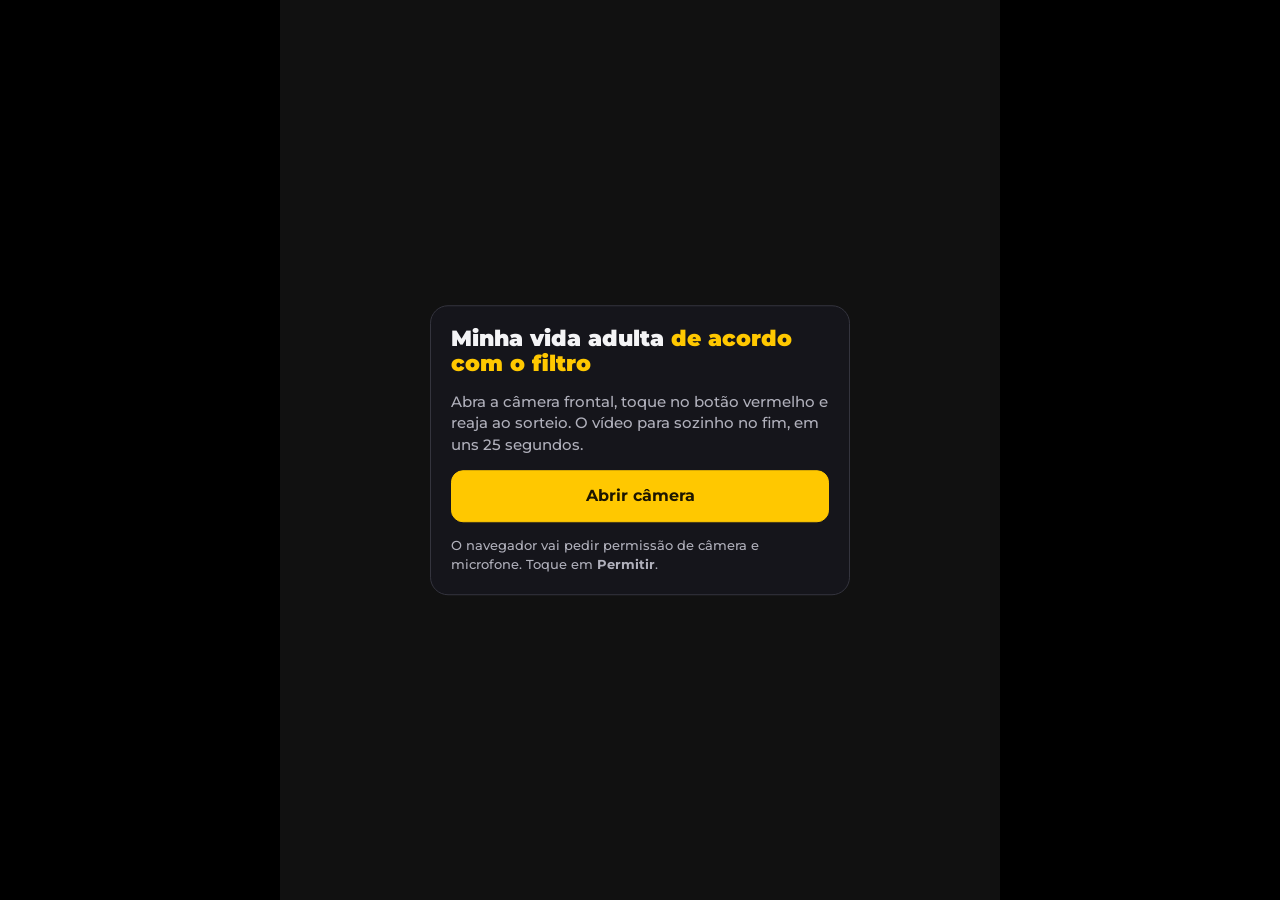
<file: minha-vida-adulta/camera/template.html>
<!doctype html>
<html lang="pt-BR">
<head>
<meta charset="utf-8">
<meta name="viewport" content="width=device-width, initial-scale=1, viewport-fit=cover, user-scalable=no">
<meta name="theme-color" content="#000000">
<title>Minha Vida Adulta</title>
<link rel="preconnect" href="https://fonts.googleapis.com">
<link rel="preconnect" href="https://fonts.gstatic.com" crossorigin>
<link rel="stylesheet" href="https://fonts.googleapis.com/css2?family=Montserrat:wght@500;700;900&display=swap">
<style>
  /* Câmera ao vivo em tela cheia: palco 9:16 centralizado no preto, controles por cima, embaixo. */
  :root {
    color-scheme: dark;
    --fundo: #000; --superficie: rgba(22,22,28,.94); --borda: #34343e; --texto: #f4f4f6; --suave: #b0b0bb;
    --amarelo: #FFC800; --amarelo-texto: #1d1600; --vermelho: #ff2d3d; --erro: #ff7b7b;
    --ui: "Montserrat", system-ui, -apple-system, "Segoe UI", Roboto, sans-serif;
  }
  * { box-sizing: border-box; -webkit-tap-highlight-color: transparent; }
  [hidden] { display: none !important; }
  html, body { margin: 0; height: 100%; background: var(--fundo); color: var(--texto); font: 500 15px/1.45 var(--ui); overflow: hidden; }
  .palco { position: fixed; inset: 0; display: grid; place-items: center; }
  canvas { height: 100%; width: auto; max-width: 100%; aspect-ratio: 9 / 16; object-fit: contain; display: block; background: #111; }
  @media (max-aspect-ratio: 9/16) { canvas { width: 100%; height: auto; } }

  .topo { position: fixed; top: calc(env(safe-area-inset-top, 0px) + 12px); left: 12px; right: 12px; display: flex; justify-content: center; pointer-events: none; }
  .selo { padding: 5px 12px; border-radius: 999px; background: rgba(0,0,0,.6); font-weight: 700; font-size: 13px; }
  .selo.gravando { background: var(--vermelho); }

  .controles { position: fixed; left: 0; right: 0; bottom: 0; padding: 16px max(16px, env(safe-area-inset-right, 0px)) calc(env(safe-area-inset-bottom, 0px) + 22px) max(16px, env(safe-area-inset-left, 0px)); display: flex; flex-direction: column; align-items: center; gap: 10px; background: linear-gradient(transparent, rgba(0,0,0,.55)); }
  .dica { font-weight: 700; text-shadow: 0 1px 4px #000; text-align: center; }
  .gravar { width: 78px; height: 78px; border-radius: 50%; border: 5px solid #fff; background: transparent; padding: 0; cursor: pointer; display: grid; place-items: center; }
  .gravar span { width: 58px; height: 58px; border-radius: 50%; background: var(--vermelho); transition: all .2s; }
  .gravar.ativo span { width: 30px; height: 30px; border-radius: 8px; }
  .gravar:focus-visible { outline: 3px solid var(--amarelo); outline-offset: 4px; }

  .cartao { position: fixed; left: 50%; top: 50%; transform: translate(-50%, -50%); width: min(420px, calc(100% - 32px)); max-height: calc(100% - 32px); overflow: auto; background: var(--superficie); border: 1px solid var(--borda); border-radius: 18px; padding: 20px; display: flex; flex-direction: column; gap: 14px; }
  .cartao h1 { margin: 0; font: 900 22px/1.15 var(--ui); }
  .cartao h1 span { color: var(--amarelo); }
  .cartao p { margin: 0; color: var(--suave); }
  .btn { font: 700 16px/1.2 var(--ui); min-height: 52px; padding: 14px; border-radius: 12px; border: 1.5px solid var(--borda); background: transparent; color: var(--texto); cursor: pointer; width: 100%; }
  .btn.principal { background: var(--amarelo); border-color: var(--amarelo); color: var(--amarelo-texto); }
  .btn:focus-visible { outline: 3px solid var(--amarelo); outline-offset: 2px; }
  .duplo { display: grid; grid-template-columns: 1fr 1fr; gap: 10px; }
  .erro { color: var(--erro); }
  video.resultado { width: 100%; max-height: 52vh; border-radius: 12px; background: #000; }
  ol { margin: 0; padding-left: 20px; color: var(--suave); display: flex; flex-direction: column; gap: 6px; }
  .pequeno { font-size: 13px; }
  .gravar.ativo span, .gravar span { will-change: transform; }
  @media (prefers-reduced-motion: reduce) { .gravar span { transition: none; } }
</style>
</head>
<body>
<div class="palco"><canvas id="tela" width="720" height="1280" aria-label="Câmera com o efeito"></canvas></div>
<div class="topo"><div class="selo" id="selo" hidden></div></div>

<div class="controles" id="controles" hidden>
  <div class="dica" id="dica">Toque no botão pra gravar. A bolinha começa sozinha.</div>
  <button class="gravar" id="bGravar" aria-label="Gravar"><span></span></button>
</div>

<div class="cartao" id="cInicio">
  <h1>Minha vida adulta <span>de acordo com o filtro</span></h1>
  <p>Abra a câmera frontal, toque no botão vermelho e reaja ao sorteio. O vídeo para sozinho no fim, em uns 25 segundos.</p>
  <button class="btn principal" id="bCamera">Abrir câmera</button>
  <p class="pequeno">O navegador vai pedir permissão de câmera e microfone. Toque em <strong>Permitir</strong>.</p>
  <p class="erro" id="erroInicio" hidden></p>
</div>

<div class="cartao" id="cPronto" hidden>
  <h1>Ficou <span>pronto</span></h1>
  <video class="resultado" id="resultado" controls playsinline></video>
  <button class="btn principal" id="bCompartilhar">Compartilhar (TikTok)</button>
  <div class="duplo">
    <button class="btn" id="bSalvar">Salvar no celular</button>
    <button class="btn" id="bDeNovo">Gravar de novo</button>
  </div>
  <p class="pequeno" id="infoPronto"></p>
</div>

<script>
/*@@ROLETA@@*/
</script>
<script>
/*@@DESENHO@@*/
</script>
<script>
window.RESULTADOS = /*@@DADOS@@*/;
</script>
<script>
(function () {
  'use strict';
  var dados = window.RESULTADOS;
  var W = 720, H = 1280, ESC = W / 1080;
  var ESPERA_INICIO = 0.6;   // segundos de gravação antes da bolinha começar
  var SEGURA_FIM = 2.0;      // segundos com o resultado completo antes de parar
  var $ = function (id) { return document.getElementById(id); };
  var tela = $('tela'), ctx = tela.getContext('2d');
  var D = Desenho.criar(ctx, dados);
  var roleta = Roleta.criar(dados);
  var video = document.createElement('video');
  video.muted = true; video.playsInline = true; video.setAttribute('playsinline', '');
  var camera = null, gravador = null, pedacos = [], gravando = false, tGravacao = 0, fimEm = null;
  var blob = null, ext = 'webm', url = null, trava = null;

  function desenhar() {
    ctx.setTransform(1, 0, 0, 1, 0, 0);
    ctx.fillStyle = '#111'; ctx.fillRect(0, 0, W, H);
    if (video.readyState >= 2 && video.videoWidth) {
      var vw = video.videoWidth, vh = video.videoHeight, s = Math.max(W / vw, H / vh);
      ctx.save(); ctx.translate(W, 0); ctx.scale(-1, 1);   // espelhado, como uma selfie
      ctx.drawImage(video, (W - vw * s) / 2, (H - vh * s) / 2, vw * s, vh * s);
      ctx.restore();
    }
    ctx.setTransform(ESC, 0, 0, ESC, 0, 0);
    D.sobreposicao(roleta.estado());
    ctx.setTransform(1, 0, 0, 1, 0, 0);
  }

  var ultimo = performance.now();
  function quadro(agora) {
    var dt = Math.min(0.1, (agora - ultimo) / 1000); ultimo = agora;
    if (gravando) {
      tGravacao += dt;
      var e = roleta.estado();
      if (e.fase === 'parado' && tGravacao >= ESPERA_INICIO) roleta.iniciar();
      roleta.atualizar(dt);
      if (roleta.estado().fase === 'fim') {
        if (fimEm === null) fimEm = tGravacao;
        if (tGravacao - fimEm >= SEGURA_FIM) pararGravacao();
      }
    }
    desenhar();
    requestAnimationFrame(quadro);
  }

  function mostrarErroInicio(msg) { var el = $('erroInicio'); el.textContent = msg; el.hidden = false; }

  function abrirCamera() {
    $('erroInicio').hidden = true;
    if (!window.isSecureContext || !navigator.mediaDevices || !navigator.mediaDevices.getUserMedia) {
      mostrarErroInicio('Este navegador não libera a câmera aqui. Abra o link no Chrome do celular (endereço começando com https://).');
      return;
    }
    var pedir = function (comAudio) {
      return navigator.mediaDevices.getUserMedia({
        video: { facingMode: 'user', width: { ideal: 720 }, height: { ideal: 1280 }, frameRate: { ideal: 30 } },
        audio: comAudio ? { echoCancellation: true, noiseSuppression: true } : false
      });
    };
    $('bCamera').disabled = true; $('bCamera').textContent = 'Abrindo…';
    pedir(true).catch(function (err) {
      if (err && (err.name === 'NotAllowedError' || err.name === 'SecurityError')) throw err;
      return pedir(false);           // sem microfone, se só ele falhar
    }).then(function (s) {
      camera = s;
      video.srcObject = s;
      return video.play();
    }).then(function () {
      $('cInicio').hidden = true;
      $('controles').hidden = false;
      $('selo').hidden = false; $('selo').textContent = camera.getAudioTracks().length ? 'Câmera' : 'Câmera (sem som)';
    }).catch(function (err) {
      $('bCamera').disabled = false; $('bCamera').textContent = 'Abrir câmera';
      if (err && err.name === 'NotAllowedError') mostrarErroInicio('A câmera foi bloqueada. Toque no cadeado ao lado do endereço → Permissões → Câmera e Microfone → Permitir. Depois recarregue a página.');
      else if (err && err.name === 'NotFoundError') mostrarErroInicio('Nenhuma câmera encontrada neste aparelho.');
      else if (err && err.name === 'NotReadableError') mostrarErroInicio('A câmera está sendo usada por outro app. Feche o outro app e tente de novo.');
      else mostrarErroInicio('Não consegui abrir a câmera (' + (err && (err.name || err.message)) + ').');
    });
  }

  function tipo() {
    var op = [['video/mp4;codecs=avc1.42E01E,mp4a.40.2', 'mp4'], ['video/mp4;codecs=avc1,opus', 'mp4'], ['video/mp4', 'mp4'],
      ['video/webm;codecs=vp9,opus', 'webm'], ['video/webm;codecs=vp8,opus', 'webm'], ['video/webm', 'webm']];
    for (var i = 0; i < op.length; i++) if (MediaRecorder.isTypeSupported(op[i][0])) return op[i];
    return ['', 'webm'];
  }

  function comecarGravacao() {
    if (!window.MediaRecorder || !tela.captureStream) { alert('Este navegador não grava vídeo. Use o Chrome atualizado.'); return; }
    var stream = tela.captureStream(30);
    camera.getAudioTracks().forEach(function (t) { stream.addTrack(t); });
    var t = tipo(); ext = t[1];
    try { gravador = new MediaRecorder(stream, t[0] ? { mimeType: t[0], videoBitsPerSecond: 8000000 } : undefined); }
    catch (e) { gravador = new MediaRecorder(stream); }
    pedacos = [];
    gravador.ondataavailable = function (ev) { if (ev.data && ev.data.size) pedacos.push(ev.data); };
    gravador.onstop = function () {
      stream.getVideoTracks().forEach(function (tr) { tr.stop(); });
      blob = new Blob(pedacos, { type: gravador.mimeType || ('video/' + ext) });
      if (/mp4/.test(blob.type)) ext = 'mp4';
      if (url) URL.revokeObjectURL(url);
      url = URL.createObjectURL(blob);
      $('resultado').src = url;
      $('infoPronto').textContent = 'Vídeo ' + ext.toUpperCase() + ', ' + (blob.size / 1048576).toFixed(1).replace('.', ',') + ' MB. No TikTok: + → Carregar, ou use Compartilhar.';
      $('bCompartilhar').hidden = !podeCompartilhar();
      $('cPronto').hidden = false;
      $('controles').hidden = true;
      $('selo').hidden = true;
    };
    roleta.reiniciar(); tGravacao = 0; fimEm = null;
    gravador.start(500);
    gravando = true;
    $('bGravar').classList.add('ativo'); $('bGravar').setAttribute('aria-label', 'Parar');
    $('selo').textContent = '● Gravando'; $('selo').className = 'selo gravando';
    $('dica').textContent = 'Reaja! Para sozinho no fim.';
    if (navigator.wakeLock) navigator.wakeLock.request('screen').then(function (w) { trava = w; }).catch(function () {});
  }

  function pararGravacao() {
    if (!gravando) return;
    gravando = false;
    $('bGravar').classList.remove('ativo'); $('bGravar').setAttribute('aria-label', 'Gravar');
    $('selo').className = 'selo'; $('selo').textContent = 'Câmera';
    $('dica').textContent = 'Toque no botão pra gravar. A bolinha começa sozinha.';
    if (gravador && gravador.state !== 'inactive') gravador.stop();
    if (trava) { trava.release().catch(function () {}); trava = null; }
  }

  function arquivo() { return new File([blob], 'minha-vida-adulta.' + ext, { type: blob.type.split(';')[0] || ('video/' + ext) }); }
  function podeCompartilhar() {
    try { return !!(navigator.canShare && blob && navigator.canShare({ files: [arquivo()] })); } catch (e) { return false; }
  }

  $('bCamera').addEventListener('click', abrirCamera);
  $('bGravar').addEventListener('click', function () { if (gravando) pararGravacao(); else comecarGravacao(); });
  $('bCompartilhar').addEventListener('click', function () {
    navigator.share({ files: [arquivo()], title: 'Minha vida adulta de acordo com o filtro' }).catch(function (e) {
      if (e && e.name !== 'AbortError') $('infoPronto').textContent = 'Não deu pra compartilhar direto. Use "Salvar no celular" e poste pelo TikTok.';
    });
  });
  $('bSalvar').addEventListener('click', function () {
    var a = document.createElement('a');
    a.href = url; a.download = 'minha-vida-adulta.' + ext;
    document.body.appendChild(a); a.click(); a.remove();
    $('infoPronto').textContent = 'Salvo na pasta Downloads. No TikTok: + → Carregar → escolha o vídeo.';
  });
  $('bDeNovo').addEventListener('click', function () {
    $('cPronto').hidden = true; $('controles').hidden = false; $('selo').hidden = false;
    roleta.reiniciar();
  });

  var comecou = false;
  var iniciar = function () { if (comecou) return; comecou = true; requestAnimationFrame(quadro); };
  (document.fonts && document.fonts.load ? document.fonts.load(D.fonte(46), 'Áá') : Promise.resolve()).then(iniciar, iniciar);
  setTimeout(iniciar, 2500);
})();
</script>
</body>
</html>
</file>
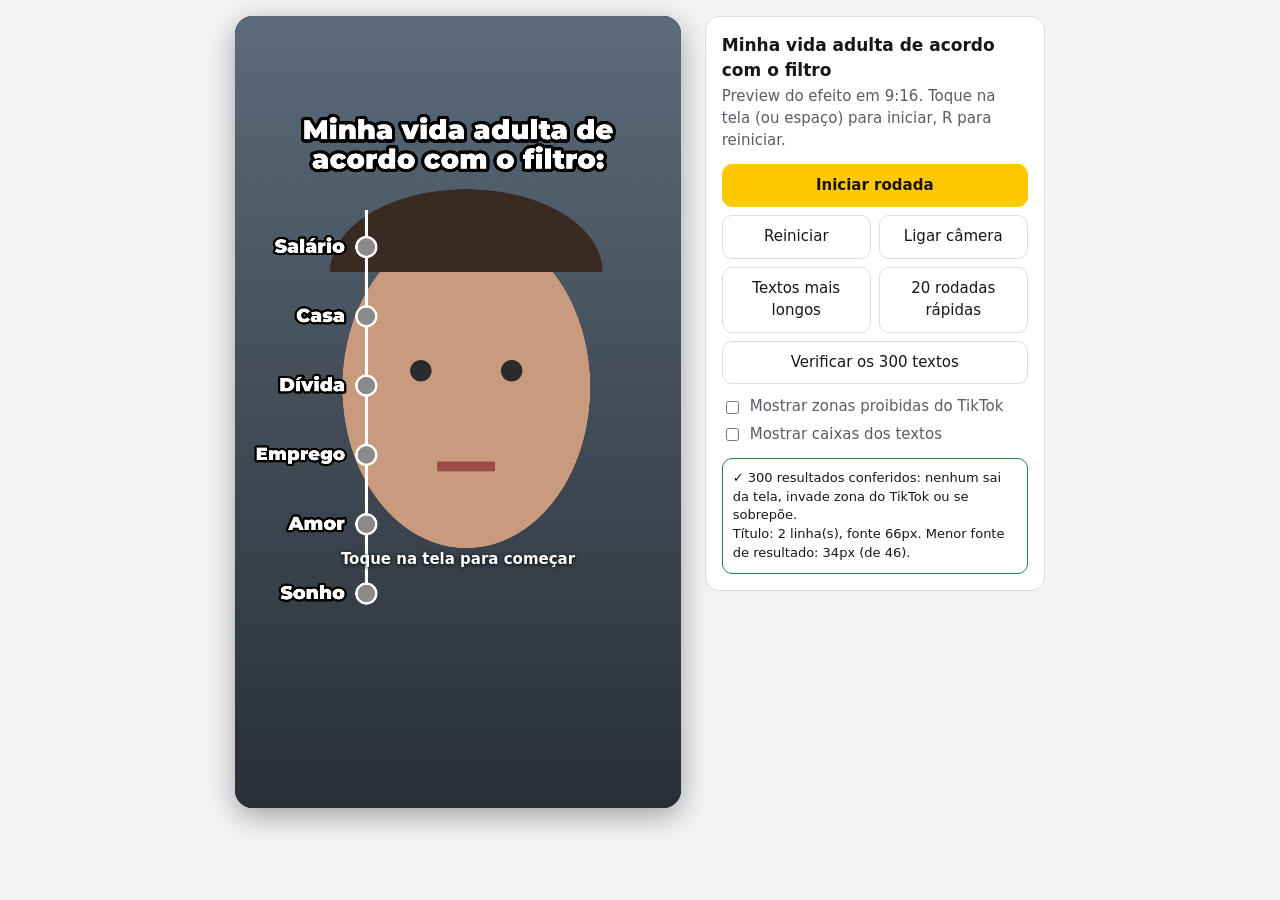
<file: minha-vida-adulta/preview/preview.html>
<!doctype html>
<html lang="pt-BR">
<head>
<meta charset="utf-8">
<meta name="viewport" content="width=device-width, initial-scale=1">
<title>Preview da roleta</title>
<link rel="preconnect" href="https://fonts.googleapis.com">
<link rel="stylesheet" href="https://fonts.googleapis.com/css2?family=Montserrat:wght@900&display=swap">
<style>
  :root {
    --bg: #111114; --painel: #1c1c21; --texto: #f2f2f5; --suave: #a3a3ad; --borda: #2e2e36;
    --destaque: #FFC800; --destaque-texto: #1a1400; --ok: #3ccf7a; --erro: #ff5a5a;
  }
  @media (prefers-color-scheme: light) {
    :root:not([data-theme="dark"]) {
      --bg: #f4f4f6; --painel: #ffffff; --texto: #17171b; --suave: #5c5c66; --borda: #dcdce2;
      --ok: #148a48; --erro: #c62828;
    }
  }
  :root[data-theme="dark"] {
    --bg: #111114; --painel: #1c1c21; --texto: #f2f2f5; --suave: #a3a3ad; --borda: #2e2e36;
    --ok: #3ccf7a; --erro: #ff5a5a;
  }
  * { box-sizing: border-box; }
  html, body { margin: 0; background: var(--bg); color: var(--texto); font: 15px/1.45 system-ui, -apple-system, "Segoe UI", sans-serif; }
  .app { display: flex; gap: 24px; justify-content: center; align-items: flex-start; padding: 16px; flex-wrap: wrap; }
  .tela { position: relative; height: min(88vh, 900px); aspect-ratio: 9 / 16; max-width: 100%; border-radius: 18px; overflow: hidden; background: #000; box-shadow: 0 8px 30px rgba(0,0,0,.35); }
  canvas { width: 100%; height: 100%; display: block; cursor: pointer; touch-action: manipulation; }
  .painel { width: 340px; max-width: 100%; background: var(--painel); border: 1px solid var(--borda); border-radius: 14px; padding: 16px; }
  h1 { font-size: 17px; margin: 0 0 4px; }
  p { margin: 0 0 12px; color: var(--suave); }
  .botoes { display: grid; grid-template-columns: 1fr 1fr; gap: 8px; margin-bottom: 12px; }
  button { font: inherit; padding: 10px 12px; border-radius: 10px; border: 1px solid var(--borda); background: transparent; color: var(--texto); cursor: pointer; }
  button:hover { border-color: var(--suave); }
  button.principal { background: var(--destaque); color: var(--destaque-texto); border-color: var(--destaque); font-weight: 700; grid-column: 1 / -1; }
  label { display: flex; gap: 8px; align-items: center; margin: 6px 0; color: var(--suave); }
  #relatorio { margin-top: 12px; padding: 10px; border-radius: 10px; border: 1px solid var(--borda); font-size: 13px; white-space: pre-wrap; min-height: 2.5em; }
  #relatorio.ok { border-color: var(--ok); }
  #relatorio.erro { border-color: var(--erro); }
  .dica { position: absolute; left: 0; right: 0; bottom: 30%; text-align: center; color: #fff; font-weight: 700; text-shadow: 0 1px 4px #000; pointer-events: none; font-size: 15px; }
  @media (max-width: 720px) {
    .app { padding: 16px; gap: 16px; }
    .tela { height: auto; width: 100%; }
    .painel { width: 100%; }
  }
</style>
</head>
<body>
<div class="app">
  <div class="tela">
    <canvas id="c" width="1080" height="1920" aria-label="Preview do efeito"></canvas>
    <div class="dica" id="dica">Toque na tela para começar</div>
  </div>
  <div class="painel">
    <h1>Minha vida adulta de acordo com o filtro</h1>
    <p>Preview do efeito em 9:16. Toque na tela (ou espaço) para iniciar, R para reiniciar.</p>
    <div class="botoes">
      <button class="principal" id="bIniciar">Iniciar rodada</button>
      <button id="bReiniciar">Reiniciar</button>
      <button id="bCamera">Ligar câmera</button>
      <button id="bLongos">Textos mais longos</button>
      <button id="bRapido">20 rodadas rápidas</button>
      <button id="bVerificar" style="grid-column:1/-1">Verificar os 300 textos</button>
    </div>
    <label><input type="checkbox" id="cZonas"> Mostrar zonas proibidas do TikTok</label>
    <label><input type="checkbox" id="cCaixas"> Mostrar caixas dos textos</label>
    <div id="relatorio">—</div>
  </div>
</div>

<script>
/*
 * Minha vida adulta de acordo com o filtro — motor da roleta.
 *
 * JavaScript puro, sem DOM e sem API do Effect House: so recebe o tempo
 * (dt em segundos) e devolve o estado. O preview (preview/) e o script do
 * Effect House usam este mesmo arquivo; cada um so desenha o estado.
 *
 * Uso:
 *   const r = Roleta.criar(dados);          // dados = resultados.json
 *   r.iniciar();                            // ao gravar / tocar na tela
 *   a cada frame: r.atualizar(dt); const e = r.estado();
 *     e.bola      -> posicao da bolinha em "linhas" (-1 = topo da linha,
 *                    0 = 1a categoria, 5 = 6a categoria). null antes de iniciar.
 *     e.linhas[i] -> { texto, estado: 'vazio' | 'girando' | 'final' }
 *     e.fase      -> 'parado' | 'descendo' | 'girando' | 'segurando' | 'fim'
 */
(function (raiz, fabrica) {
  if (typeof module === 'object' && module.exports) module.exports = fabrica();
  else raiz.Roleta = fabrica();
})(typeof globalThis !== 'undefined' ? globalThis : this, function () {
  'use strict';

  // Tempos em segundos.
  var TEMPOS = {
    primeiraDescida: 0.8, // do topo da linha ate a 1a categoria
    descida: 0.55,        // de uma categoria ate a proxima
    roleta: 1.7,          // troca rapida desacelerando
    trocaMin: 0.05,       // intervalo entre trocas no inicio da roleta
    trocaMax: 0.34,       // intervalo entre trocas no fim da roleta
    pausa: 1.5            // segura o resultado antes de descer
  };

  // Layout de referencia em pixels numa tela 1080 x 1920 (9:16).
  // Para o Effect House, divida por 1080 (x) e 1920 (y) para coordenadas
  // normalizadas. Ja respeita a zona segura do TikTok:
  //   topo 0-210 (abas), base 1460-1920 (legenda/musica),
  //   direita 940-1080 entre y 560 e 1460 (botoes curtir/comentar/...).
  var LAYOUT = {
    largura: 1080,
    altura: 1920,
    titulo: { centroX: 540, topo: 236, larguraMax: 860, fonte: 66, fonteMin: 44, linhasMax: 2, entrelinha: 1.08 },
    linha: { x: 318, yTopo: 470, yBase: 1410, espessura: 8 },
    linhas: { yPrimeira: 560, espaco: 168 },   // 6 categorias: 560, 728, ..., 1400
    circulo: { raio: 24, borda: 6 },
    bola: { raio: 19 },
    nome: { direita: 272, larguraMax: 232, fonte: 46, fonteMin: 30 },
    resultado: { esquerda: 364, larguraMax: 566, fonte: 46, fonteMin: 30, linhasMax: 2, entrelinha: 1.06 },
    contorno: 0.24,                               // largura do traco do contorno = fonte * 0.24
    cores: { texto: '#FFFFFF', contorno: '#000000', linha: '#FFFFFF', circulo: '#8A8A8A', bola: '#FFC800' }
  };

  function mulberry32(semente) {
    var a = semente >>> 0;
    return function () {
      a = (a + 0x6D2B79F5) >>> 0;
      var t = a;
      t = Math.imul(t ^ (t >>> 15), t | 1);
      t ^= t + Math.imul(t ^ (t >>> 7), t | 61);
      return ((t ^ (t >>> 14)) >>> 0) / 4294967296;
    };
  }

  function suave(p) { return p < 0.5 ? 2 * p * p : 1 - Math.pow(-2 * p + 2, 2) / 2; }

  function criar(dados, opcoes) {
    opcoes = opcoes || {};
    var cats = dados.categorias;
    var t = {};
    var k;
    for (k in TEMPOS) t[k] = TEMPOS[k];
    if (opcoes.tempos) for (k in opcoes.tempos) t[k] = opcoes.tempos[k];
    var rng = opcoes.rng || Math.random;

    var fase, idx, tFase, bola, de, para, linhas, finais, proximaTroca, ultimoSorteio;

    function sortear(n, evitar) {
      if (n <= 1) return 0;
      var i;
      do { i = Math.floor(rng() * n); } while (i === evitar);
      return i;
    }

    function reiniciar() {
      fase = 'parado';
      idx = 0;
      tFase = 0;
      bola = null;
      linhas = cats.map(function () { return { texto: '', estado: 'vazio' }; });
      finais = [];
      ultimoSorteio = -1;
    }

    function iniciar() {
      if (fase !== 'parado') return false;
      finais = cats.map(function (c) { return sortear(c.resultados.length, -1); });
      fase = 'descendo';
      idx = 0;
      tFase = 0;
      de = -1;
      para = 0;
      bola = -1;
      return true;
    }

    function atualizar(dt) {
      if (!(dt > 0)) return;
      if (dt > 0.25) dt = 0.25; // evita pular etapas se o app travar
      var resto = dt;
      var guarda = 0;
      while (resto > 0 && guarda++ < 50) {
        if (fase === 'parado' || fase === 'fim') return;
        if (fase === 'descendo') {
          var dur = idx === 0 ? t.primeiraDescida : t.descida;
          var usa = Math.min(resto, dur - tFase);
          tFase += usa; resto -= usa;
          bola = de + (para - de) * suave(Math.min(1, tFase / dur));
          if (tFase >= dur - 1e-9) {
            bola = para;
            fase = 'girando'; tFase = 0; proximaTroca = 0; ultimoSorteio = -1;
            linhas[idx].estado = 'girando';
          }
        } else if (fase === 'girando') {
          var usaG = Math.min(resto, t.roleta - tFase);
          tFase += usaG; resto -= usaG;
          var lista = cats[idx].resultados;
          while (proximaTroca <= tFase && proximaTroca < t.roleta) {
            ultimoSorteio = sortear(lista.length, ultimoSorteio);
            linhas[idx].texto = lista[ultimoSorteio];
            var p = proximaTroca / t.roleta;
            proximaTroca += t.trocaMin + (t.trocaMax - t.trocaMin) * p * p;
          }
          if (tFase >= t.roleta - 1e-9) {
            linhas[idx].texto = lista[finais[idx]];
            linhas[idx].estado = 'final';
            fase = 'segurando'; tFase = 0;
          }
        } else if (fase === 'segurando') {
          var usaS = Math.min(resto, t.pausa - tFase);
          tFase += usaS; resto -= usaS;
          if (tFase >= t.pausa - 1e-9) {
            if (idx < cats.length - 1) {
              de = idx; idx += 1; para = idx;
              fase = 'descendo'; tFase = 0;
            } else {
              fase = 'fim';
            }
          }
        }
      }
    }

    function estado() {
      return {
        fase: fase,
        indice: idx,
        bola: bola,
        linhas: linhas.map(function (l) { return { texto: l.texto, estado: l.estado }; })
      };
    }

    reiniciar();
    return { iniciar: iniciar, atualizar: atualizar, estado: estado, reiniciar: reiniciar };
  }

  // Duracao total de uma rodada completa (para conferir que cabe no video).
  function duracaoTotal(nCategorias, tempos) {
    var t = tempos || TEMPOS;
    return t.primeiraDescida + (nCategorias - 1) * t.descida + nCategorias * (t.roleta + t.pausa);
  }

  return { criar: criar, TEMPOS: TEMPOS, LAYOUT: LAYOUT, mulberry32: mulberry32, duracaoTotal: duracaoTotal };
});

</script>
<script>
/*
 * Desenho do efeito num <canvas> 2D (referencia 1080 x 1920).
 * Usado pelo preview e pela pagina de gravacao. Precisa de src/roleta.js.
 *
 *   const d = Desenho.criar(ctx, dados);
 *   d.sobreposicao(roleta.estado());   // desenha titulo, linha, bolinha e textos
 *   d.verificar(zonas)                 // confere os textos de todas as categorias
 */
(function (raiz, fabrica) {
  if (typeof module === 'object' && module.exports) module.exports = fabrica();
  else raiz.Desenho = fabrica();
})(typeof globalThis !== 'undefined' ? globalThis : this, function () {
  'use strict';

  var FAMILIA = '"Montserrat", "Arial Black", "Inter", sans-serif';

  function criar(ctx, dados, opcoes) {
    opcoes = opcoes || {};
    var L = (opcoes.layout || (typeof Roleta !== 'undefined' && Roleta.LAYOUT));
    var N = dados.categorias.length;
    var api = { mostrarCaixas: false };

    function fonte(px) { return '900 ' + px + 'px ' + FAMILIA; }

    // Quebra o texto em ate linhasMax linhas, diminuindo a fonte se precisar.
    function ajustar(texto, larguraMax, fMax, fMin, linhasMax) {
      for (var f = fMax; f >= fMin; f -= 1) {
        ctx.font = fonte(f);
        var util = larguraMax - f * L.contorno;
        var palavras = texto.split(/\s+/), linhas = [], atual = '', cabe = true;
        for (var i = 0; i < palavras.length; i++) {
          var teste = atual ? atual + ' ' + palavras[i] : palavras[i];
          if (ctx.measureText(teste).width <= util) atual = teste;
          else {
            if (!atual) { cabe = false; break; }
            linhas.push(atual); atual = palavras[i];
            if (ctx.measureText(atual).width > util) { cabe = false; break; }
          }
        }
        if (atual) linhas.push(atual);
        if (cabe && linhas.length <= linhasMax) {
          var larg = 0;
          for (var j = 0; j < linhas.length; j++) larg = Math.max(larg, ctx.measureText(linhas[j]).width);
          return { fonte: f, linhas: linhas, largura: larg + f * L.contorno, cabe: true };
        }
      }
      ctx.font = fonte(fMin);
      return { fonte: fMin, linhas: [texto], largura: ctx.measureText(texto).width + fMin * L.contorno, cabe: false };
    }

    // Caixa ocupada (x0,y0,x1,y1) por um bloco de texto.
    function caixa(aj, ancora, x, yCentro, entrelinha) {
      var h = aj.fonte * entrelinha * aj.linhas.length + aj.fonte * L.contorno;
      var x0 = ancora === 'esq' ? x : ancora === 'dir' ? x - aj.largura : x - aj.largura / 2;
      return { x0: x0, x1: x0 + aj.largura, y0: yCentro - h / 2, y1: yCentro + h / 2 };
    }

    function texto(aj, ancora, x, yCentro, entrelinha) {
      ctx.font = fonte(aj.fonte);
      ctx.textAlign = ancora === 'esq' ? 'left' : ancora === 'dir' ? 'right' : 'center';
      ctx.textBaseline = 'middle';
      ctx.lineJoin = 'round'; ctx.miterLimit = 2;
      ctx.lineWidth = aj.fonte * L.contorno;
      ctx.strokeStyle = L.cores.contorno; ctx.fillStyle = L.cores.texto;
      var lh = aj.fonte * entrelinha, n = aj.linhas.length;
      var dx = ancora === 'esq' ? aj.fonte * L.contorno / 2 : ancora === 'dir' ? -aj.fonte * L.contorno / 2 : 0;
      for (var i = 0; i < n; i++) {
        var y = yCentro + (i - (n - 1) / 2) * lh;
        ctx.strokeText(aj.linhas[i], x + dx, y);
        ctx.fillText(aj.linhas[i], x + dx, y);
      }
      if (api.mostrarCaixas) {
        var b = caixa(aj, ancora, x, yCentro, entrelinha);
        ctx.save(); ctx.strokeStyle = aj.cabe ? '#00e5ff' : '#ff3030'; ctx.lineWidth = 2;
        ctx.strokeRect(b.x0, b.y0, b.x1 - b.x0, b.y1 - b.y0); ctx.restore();
      }
    }

    function yLinha(i) { return L.linhas.yPrimeira + i * L.linhas.espaco; }
    function yBola(b) { return b < 0 ? L.linha.yTopo + (b + 1) * (L.linhas.yPrimeira - L.linha.yTopo) : yLinha(b); }
    function titulo() { return ajustar(dados.titulo, L.titulo.larguraMax, L.titulo.fonte, L.titulo.fonteMin, L.titulo.linhasMax); }
    function yTitulo(aj) { var t = L.titulo; return t.topo + (aj.fonte * t.entrelinha * aj.linhas.length + aj.fonte * L.contorno) / 2; }
    function ajustarNome(i) { return ajustar(dados.categorias[i].nome, L.nome.larguraMax, L.nome.fonte, L.nome.fonteMin, 1); }
    function ajustarResultado(t) { return ajustar(t, L.resultado.larguraMax, L.resultado.fonte, L.resultado.fonteMin, L.resultado.linhasMax); }

    // Desenha tudo que fica por cima da camera.
    function sobreposicao(e) {
      var tj = titulo();
      texto(tj, 'centro', L.titulo.centroX, yTitulo(tj), L.titulo.entrelinha);

      ctx.fillStyle = L.cores.linha;
      ctx.fillRect(L.linha.x - L.linha.espessura / 2, L.linha.yTopo, L.linha.espessura, L.linha.yBase - L.linha.yTopo);

      for (var i = 0; i < N; i++) {
        var y = yLinha(i), l = e.linhas[i];
        ctx.beginPath(); ctx.arc(L.linha.x, y, L.circulo.raio, 0, Math.PI * 2);
        ctx.fillStyle = l.estado === 'final' ? L.cores.bola : L.cores.circulo; ctx.fill();
        ctx.lineWidth = L.circulo.borda; ctx.strokeStyle = L.cores.linha; ctx.stroke();
        texto(ajustarNome(i), 'dir', L.nome.direita, y, 1.06);
        if (l.texto) texto(ajustarResultado(l.texto), 'esq', L.resultado.esquerda, y, L.resultado.entrelinha);
      }

      if (e.bola !== null && e.fase !== 'fim') {
        ctx.beginPath(); ctx.arc(L.linha.x, yBola(e.bola), L.bola.raio, 0, Math.PI * 2);
        ctx.fillStyle = L.cores.bola; ctx.fill();
        ctx.lineWidth = 4; ctx.strokeStyle = '#000'; ctx.stroke();
      }
    }

    function sobrepoe(a, b) { return a.x0 < b.x1 && b.x0 < a.x1 && a.y0 < b.y1 && b.y0 < a.y1; }
    function foraDaTela(b) { return b.x0 < 36 || b.x1 > L.largura - 36 || b.y0 < 0 || b.y1 > L.altura; }

    // Confere titulo, nomes e TODOS os resultados contra a tela, as zonas e as linhas vizinhas.
    function verificar(zonas) {
      zonas = zonas || [];
      var problemas = [], menorFonte = 99, todos = [];
      var zonaCaixa = function (z) { return { x0: z.x, x1: z.x + z.w, y0: z.y, y1: z.y + z.h }; };
      var tj = titulo(), bt = caixa(tj, 'centro', L.titulo.centroX, yTitulo(tj), L.titulo.entrelinha);
      if (!tj.cabe) problemas.push('Título não cabe em 2 linhas');
      if (bt.y1 > L.linha.yTopo - L.bola.raio - 10) problemas.push('Título encosta na linha/bolinha');
      zonas.forEach(function (z) { if (sobrepoe(bt, zonaCaixa(z))) problemas.push('Título invade zona: ' + z.nome); });
      if (foraDaTela(bt)) problemas.push('Título sai da tela');

      var metade = L.linhas.espaco / 2, folga = 6;
      for (var i = 0; i < N; i++) {
        var y = yLinha(i), cat = dados.categorias[i];
        var faixa = { y0: y - metade + folga, y1: y + metade - folga };
        var nj = ajustarNome(i), bn = caixa(nj, 'dir', L.nome.direita, y, 1.06);
        if (!nj.cabe) problemas.push('Nome "' + cat.nome + '" não cabe');
        if (bn.x1 > L.linha.x - L.circulo.raio - 8) problemas.push('Nome "' + cat.nome + '" encosta no círculo');
        if (foraDaTela(bn)) problemas.push('Nome "' + cat.nome + '" sai da tela');
        cat.resultados.forEach(function (txt) {
          var rj = ajustarResultado(txt), b = caixa(rj, 'esq', L.resultado.esquerda, y, L.resultado.entrelinha);
          menorFonte = Math.min(menorFonte, rj.fonte);
          todos.push({ txt: txt, fonte: rj.fonte, linhas: rj.linhas.length });
          var p = [];
          if (!rj.cabe) p.push('não cabe em 2 linhas');
          if (b.y0 < faixa.y0 || b.y1 > faixa.y1) p.push('invade a linha vizinha');
          if (b.x0 < L.linha.x + L.circulo.raio + 6) p.push('encosta no círculo');
          if (foraDaTela(b)) p.push('sai da tela');
          zonas.forEach(function (z) { if (sobrepoe(b, zonaCaixa(z))) p.push('invade zona ' + z.nome); });
          if (sobrepoe(b, bt)) p.push('sobrepõe o título');
          if (p.length) problemas.push(cat.nome + ': "' + txt + '" → ' + p.join(', '));
        });
      }
      todos.sort(function (a, b) { return a.fonte - b.fonte || b.txt.length - a.txt.length; });
      return { ok: problemas.length === 0, problemas: problemas, menorFonte: menorFonte, fonteTitulo: tj.fonte,
        linhasTitulo: tj.linhas.length, piores: todos.slice(0, 6), total: todos.length };
    }

    // Estado com o resultado mais apertado de cada categoria (pior caso de layout).
    function estadoLongos() {
      return {
        fase: 'fim', indice: N - 1, bola: null,
        linhas: dados.categorias.map(function (c) {
          var maior = c.resultados.slice().sort(function (a, b) {
            return ajustarResultado(a).fonte - ajustarResultado(b).fonte || b.length - a.length;
          })[0];
          return { texto: maior, estado: 'final' };
        })
      };
    }

    api.fonte = fonte;
    api.sobreposicao = sobreposicao;
    api.verificar = verificar;
    api.estadoLongos = estadoLongos;
    return api;
  }

  return { criar: criar, FAMILIA: FAMILIA };
});

</script>
<script>
window.RESULTADOS = {"titulo":"Minha vida adulta de acordo com o filtro:","categorias":[{"nome":"Salário","resultados":["3 coxinhas e um abraço","Pago em figurinha da Copa","R$ 0,47 e uma ameaça","Recebe em Robux","1 cabra por mês","Vale-coxinha","R$ 12 mil em dinheiro de Banco Imobiliário","Moedas num pote de maionese","Pix de R$ 1 escrito \"vlw\"","Gift card vencido","Paga pra trabalhar","Recebe em elogio","Bitcoin que caiu ontem","Pago em exposição no story do chefe","Um vale-night da sogra","Meio salário mínimo e um pastel de brinde","R$ 3 mil (em tampinhas)","Pago em milhas que expiram amanhã","Uma marmita por semana","Recebe em likes","Cesta básica sem o arroz","R$ 900 menos o Pix que deve ao chefe","Pago com cheque de 1998","Um boleto (pra pagar)","Pago em ações de uma padaria","Salário de deputado (em sonho)","R$ 50 e um tapinha nas costas","Vale-refeição que só passa na cantina","Pago em cupom de 10% off","Recebe em Pokémon raro","Um saco de cimento de 50 kg","\"Fica pra semana que vem\"","Pago em ingresso de forró","Recebe as horas extras de outra pessoa","Salário em libras (de carne)","Um ovo de Páscoa em novembro","Recebe em fé","120 parcelas de R$ 0,99","Bônus: um mouse sem fio","13º sorteado numa rifa","R$ 1.200, tudo em moeda de 1 real","Pago em kombucha caseiro","Recebe em gratidão 🙏","Um cachorro-quente e \"valeu, mano\"","Pago em dívidas perdoadas","Comissão de 0,0001%","Pix agendado para 2031","Recebe em NFT de macaco","Um pacote de bolacha já aberto","Pago em semente de girassol"]},{"nome":"Casa","resultados":["Dentro de um guarda-roupa de loja","No porta-malas de um Gol bola","Divide kitnet com 4 pombos","Na casa da ex","Ilha de trânsito na Marginal","Embaixo da escada da mãe","Dentro de um outdoor","Num iglu em Teresina","Escondido numa loja de material de construção","No quarto da avó (ela ainda tá lá)","Barraca no meio da Faria Lima","Contêiner com Wi-Fi do vizinho","Casa da árvore do sobrinho","Airbnb mal-assombrado","Num carrinho de supermercado tunado","Num banheiro químico de festa","Dentro de um Fusca rebaixado","Na casa do ex da mãe","Numa caverna com Wi-Fi","Na sala de espera do dentista","Num quiosque de praia fechado","Embaixo de uma ponte com sacada","Num motel (plano mensal)","Dentro de uma caixa d'água","Camarote de um estádio abandonado","Na casa da vizinha fofoqueira","Num ônibus que nunca chega","República com 23 calouros","Dentro de um armário de academia","Casa de 4 andares (de papelão)","Na garagem do primo, junto com o carro","Apê \"conceito\" de 9 m²","Num cruzeiro (de clandestino)","Na laje do vizinho","Num trailer sem rodas","Na igreja (diz que é o zelador)","Numa caixa de geladeira","Na despensa da avó","Num castelo inflável","No escritório (ninguém sabe)","Na varanda do síndico","Num farol abandonado","Numa cabana no mato com o tio","Sobrado assombrado por um padre","Na fila do INSS","Quarto de hotel que ninguém paga","No apartamento decorado da construtora","Na rodoviária","Num submarino alugado","Numa tenda de circo"]},{"nome":"Dívida","resultados":["R$ 80 mil pra um palhaço","Deve a alma pro tio do pavê","3 rins pro banco","O agiota é tua avó","R$ 4 mil em skin de jogo","Deve um cavalo","Parcelou um miojo em 24x","Serasa mandou flores no teu aniversário","R$ 1,50 desde 2009 (o cara lembra)","Financiou um PS2 em 2026","Deve um juramento a uma seita","Pensão pra um Tamagotchi","Pix do bolão da Copa de 2014","Deve favor pro síndico","O banco te deve (ninguém acredita)","R$ 200 pra uma cartomante","Uma moto pro tio","14 meses de academia que nunca foi","R$ 600 em figurinhas","Um rim pro vizinho","Uma vaca pra um fazendeiro de Goiás","R$ 30 mil em curso de coach","Deve desculpas pra 47 pessoas","Seis meses de streaming da ex","Deve o carro pra financeira do carro","Um Pix pro pastor","Uma dentadura pro avô","O salão do casamento que não aconteceu","Parcelou o próprio aniversário","R$ 9 mil em corrida de app pra ir num trampo de R$ 1.500","Consignado da tia","3 aluguéis pra mãe","Uma sanfona","Juros de 1987","Cheque sem fundo pra um padre","Um favor que ninguém quer cobrar","Rifa de um carro que não existia","Uma geladeira parcelada em 2004","R$ 500 do bolão do BBB","Fatura do cartão em 3 idiomas","Deve uma explicação pra Receita","No SPC desde o berço","Um trabalho de faculdade pro amigo","Comprou fiado um curso de \"como sair das dívidas\"","Uma panela de pressão pra sogra","R$ 150 pro bruxo da amarração","Aposta perdida pro irmão","Um carro que usou 1 vez","Horas de sono desde 2015","Uma dívida com o próprio eu do futuro"]},{"nome":"Emprego","resultados":["Testador de colchão","Coach de pombos","Fiscal de fila de lotérica","Reiki pra plantas","Vendedor de pirâmide de pirâmide","Influencer de pochete","Provador de ração","Assessor de imprensa de um cachorro","Segurança de festa infantil","Admin do grupo da família","CEO de si mesmo (CNPJ suspenso)","Narrador de briga de vizinho","Garoto-propaganda de remédio pra gases","Mascote de posto de gasolina","Estagiário do estagiário","Dublê de manequim","Passeador de peixe","Contador de grãos de arroz","Babá de planta","Degustador de água","Professor de respiração","Fiscal de nuvem","Vendedor de vento engarrafado","Treinador de pombo-correio (em 2026)","Telemarketing de cemitério","Cosplayer de poste","Organizador de gaveta dos outros","Estátua viva aposentada","Coach quântico","Guru de cripto que só perdeu","Animador de velório","Panfleteiro em dia de chuva","A voz da URA do banco","Segurança de tenda vazia","Faz fila pra rico","Avaliador de pastel de feira","Leitor profissional de termos de uso","Figurante de comercial de banco","Sommelier de miojo","Psicólogo de gato","Cerimonialista de chá revelação","Testador de montanha-russa (desmaia)","Vigia de obra parada há 12 anos","Instrutor de autoescola sem carteira","Médium de pets","Puxa-saco profissional","Imitador de buzina","Palhaço de festa de divórcio","DJ de elevador","Tradutor dos áudios de 7 minutos da tia"]},{"nome":"Amor","resultados":["Casado com uma geladeira","Namora o entregador do iFood","Relacionamento sério com o próprio reflexo","Casou bêbado com um Elvis em Vegas","Namora 3 pessoas que se conhecem","Divorciado de uma planta","Apaixonado pela voz do GPS","Deu match com a prima","Namora há 8 anos alguém que nunca viu","Traído pela samambaia","O ex virou teu chefe","Ainda manda bom dia pro ex","Noivo há 11 anos","Ficante: o vizinho de cima","Crush no atendente do SAC","Namora um holograma","Casado com o trabalho (ele te traiu)","Ficante: o personal da tua mãe","Noivo do próprio carro","Paixão platônica pelo frentista","Separado de corpos (e de senha do streaming)","Namora pelo LinkedIn","Casou 3 vezes com a mesma pessoa","Crush na voz do aviso do metrô","Relacionamento aberto (só o outro sabe)","Mora com 2 ex ao mesmo tempo","Shippado com o síndico","Pediu em casamento num velório","Ficou com o amigo secreto (era a prima)","Ama em silêncio desde a 5ª série","Namora um personagem de novela","Casou, mas foi num sonho","Largado por áudio de 9 minutos","Abandonado no altar (duas vezes)","Noivado de 3 dias, divórcio de 4 anos","Namora alguém que te chama de \"mano\"","A sogra mora com vocês (e manda)","Casado com 2 gatos e um rancor","Em crise com o próprio travesseiro","3 ficantes e nenhum responde","Namora alguém que diz ser da CIA","Apaixonado pelo cara do caminhão do gás","Ainda curte foto de 2016 do ex","Pede pizza só pra ver o entregador","Ficou com o instrutor da autoescola","Namora alguém que vende suplemento em pirâmide","Casou por causa do Wi-Fi","Recebe flores de um desconhecido (é o agiota)","Solteiro desde o Império","Noivo de uma mulher que conheceu no grupo de oração"]},{"nome":"Sonho","resultados":["Ser astronauta (virou motoboy)","Ganhar o BBB","Morar dentro de uma coxinha","Ser síndico","Ter uma cabra chamada Jurandir","Ganhar na Mega (nunca jogou)","Ser cancelado com classe","Abrir uma igreja","Conhecer o Paraguai","Ser imortal (desistiu às 15h)","Ficar rico sem trabalhar","Virar meme","Dormir até 2050","Comprar um iate em 400x","Ter paz","Ser influencer de tampa de panela","Ganhar uma rifa","Ter uma piscina de gelatina","Ser jurado de programa de calouros","Ter um haras (tem um pônei de pelúcia)","Abrir uma lanchonete chamada \"Lanchonete\"","Morar em Dubai (mora em Duque de Caxias)","Mochilão na Europa (chegou até Jundiaí)","Ser campeão mundial de truco","Ser cantor de churrascaria","Pular de paraquedas (tem medo de escada)","Ganhar um Oscar de melhor reação","Ser presidente (do grêmio)","Carro rebaixado com som de 10 mil watts","Ser lembrado por 5 minutos","Dormir uma noite sem boleto","Conhecer um alienígena","Montar uma banda de forró gótico","Escrever um livro (escreveu o título)","1 milhão de seguidores (tem 1 milhão de dívidas)","Ser fluente em inglês (sabe \"the book is on the table\")","Ter uma fazenda de lhamas","Ser imperador do Brasil","Viver de renda (renda de bilro)","Inventar um sabor de salgadinho","Ganhar uma luta de MMA contra o vizinho","Ter um chalé em Gramado","Ser professor de yoga de cabras","Ver o Brasil hexa","Pedir demissão gritando","Voltar no tempo e não fazer aquela tatuagem","Ser chamado de \"doutor\" sem faculdade","Ser dono de uma praia","Fugir com o circo","Ser rico aos 30 (tem 45)"]}]};
</script>
<script>
(function () {
  'use strict';
  var L = Roleta.LAYOUT, dados = window.RESULTADOS;
  var cv = document.getElementById('c'), ctx = cv.getContext('2d');
  var D = Desenho.criar(ctx, dados);
  var video = null, roleta = Roleta.criar(dados), velocidade = 1, rodadasRestantes = 0;
  var mostrarZonas = false, estadoFixo = null;

  // Zonas que o TikTok cobre com a interface (aproximado, referencia 1080x1920).
  var ZONAS = [
    { x: 0, y: 0, w: 1080, h: 210, nome: 'abas' },
    { x: 940, y: 560, w: 140, h: 900, nome: 'botões' },
    { x: 0, y: 1460, w: 1080, h: 460, nome: 'legenda / música' }
  ];

  function fundo() {
    if (video && video.readyState >= 2) {
      var vw = video.videoWidth, vh = video.videoHeight, s = Math.max(1080 / vw, 1920 / vh);
      ctx.save(); ctx.translate(1080, 0); ctx.scale(-1, 1);
      ctx.drawImage(video, (1080 - vw * s) / 2, (1920 - vh * s) / 2, vw * s, vh * s);
      ctx.restore();
      return;
    }
    var g = ctx.createLinearGradient(0, 0, 0, 1920);
    g.addColorStop(0, '#5b6b7a'); g.addColorStop(1, '#2a2f36');
    ctx.fillStyle = g; ctx.fillRect(0, 0, 1080, 1920);
    // silhueta de rosto para simular a camera
    ctx.fillStyle = '#c99a7c';
    ctx.beginPath(); ctx.ellipse(560, 900, 300, 390, 0, 0, Math.PI * 2); ctx.fill();
    ctx.fillStyle = '#3a2a22';
    ctx.beginPath(); ctx.ellipse(560, 620, 330, 200, 0, Math.PI, 0); ctx.fill();
    ctx.fillStyle = '#2b2b2b';
    ctx.beginPath(); ctx.arc(450, 860, 26, 0, 7); ctx.arc(670, 860, 26, 0, 7); ctx.fill();
    ctx.fillStyle = '#9c4a4a'; ctx.fillRect(490, 1080, 140, 24);
  }

  function desenhar(e) {
    fundo();
    D.sobreposicao(e);

    if (mostrarZonas) {
      ctx.save(); ctx.fillStyle = 'rgba(255,40,40,.28)'; ctx.strokeStyle = 'rgba(255,60,60,.9)'; ctx.lineWidth = 3;
      ctx.font = '700 30px system-ui, sans-serif'; ctx.textAlign = 'left'; ctx.textBaseline = 'top';
      ZONAS.forEach(function (z) {
        ctx.fillRect(z.x, z.y, z.w, z.h); ctx.strokeRect(z.x, z.y, z.w, z.h);
        ctx.fillStyle = '#fff'; ctx.fillText(z.nome, z.x + 12, z.y + 12); ctx.fillStyle = 'rgba(255,40,40,.28)';
      });
      ctx.restore();
    }
  }

  function verificar() { return D.verificar(ZONAS); }
  window.verificar = verificar;

  function mostrarRelatorio(r) {
    var el = document.getElementById('relatorio');
    el.className = r.ok ? 'ok' : 'erro';
    el.textContent = (r.ok ? '✓ ' + r.total + ' resultados conferidos: nenhum sai da tela, invade zona do TikTok ou se sobrepõe.' : '✗ ' + r.problemas.length + ' problema(s):\n' + r.problemas.slice(0, 12).join('\n')) +
      '\nTítulo: ' + r.linhasTitulo + ' linha(s), fonte ' + r.fonteTitulo + 'px. Menor fonte de resultado: ' + r.menorFonte + 'px (de 46).';
  }

  function estadoLongos() { return D.estadoLongos(); }
  window.mostrarLongos = function () { estadoFixo = estadoLongos(); };

  // ---------- loop ----------
  var ultimo = performance.now(), rodadasFeitas = 0;
  function quadro(agora) {
    var dt = Math.min(0.1, (agora - ultimo) / 1000); ultimo = agora;
    for (var s = 0; s < velocidade; s++) roleta.atualizar(dt);
    var e = roleta.estado();
    if (rodadasRestantes > 0 && e.fase === 'fim') {
      rodadasRestantes--; rodadasFeitas++;
      document.getElementById('relatorio').textContent = 'Rodada rápida ' + rodadasFeitas + '/20: ' + e.linhas.map(function (l) { return l.texto; }).join(' · ');
      roleta.reiniciar();
      if (rodadasRestantes > 0) roleta.iniciar(); else velocidade = 1;
    }
    desenhar(estadoFixo || e);
    document.getElementById('dica').style.display = (!estadoFixo && e.fase === 'parado') ? '' : 'none';
    requestAnimationFrame(quadro);
  }

  function iniciar() { estadoFixo = null; if (roleta.estado().fase === 'fim') roleta.reiniciar(); roleta.iniciar(); }
  function reiniciar() { estadoFixo = null; velocidade = 1; rodadasRestantes = 0; roleta.reiniciar(); }

  cv.addEventListener('click', iniciar);
  document.addEventListener('keydown', function (ev) {
    if (ev.key === ' ') { ev.preventDefault(); iniciar(); }
    if (ev.key === 'r' || ev.key === 'R') reiniciar();
  });
  document.getElementById('bIniciar').onclick = iniciar;
  document.getElementById('bReiniciar').onclick = reiniciar;
  document.getElementById('bLongos').onclick = function () { reiniciar(); estadoFixo = estadoLongos(); };
  document.getElementById('bRapido').onclick = function () { reiniciar(); rodadasFeitas = 0; rodadasRestantes = 20; velocidade = 8; roleta.iniciar(); };
  document.getElementById('bVerificar').onclick = function () { mostrarRelatorio(verificar()); };
  document.getElementById('cZonas').onchange = function (ev) { mostrarZonas = ev.target.checked; };
  document.getElementById('cCaixas').onchange = function (ev) { D.mostrarCaixas = ev.target.checked; };
  document.getElementById('bCamera').onclick = function () {
    if (!navigator.mediaDevices || !navigator.mediaDevices.getUserMedia) { alert('Este navegador não dá acesso à câmera.'); return; }
    navigator.mediaDevices.getUserMedia({ video: { facingMode: 'user', width: { ideal: 1080 }, height: { ideal: 1920 } }, audio: false })
      .then(function (s) { video = document.createElement('video'); video.muted = true; video.playsInline = true; video.srcObject = s; video.play(); })
      .catch(function (err) { alert('Não foi possível abrir a câmera: ' + err.message); });
  };

  var pronto = document.fonts && document.fonts.load ? document.fonts.load(D.fonte(46), 'Áá') : Promise.resolve();
  pronto.catch(function () {}).then(function () {
    window.previewPronto = true;
    mostrarRelatorio(verificar());
    requestAnimationFrame(quadro);
  });
})();
</script>
</body>
</html>
</file>
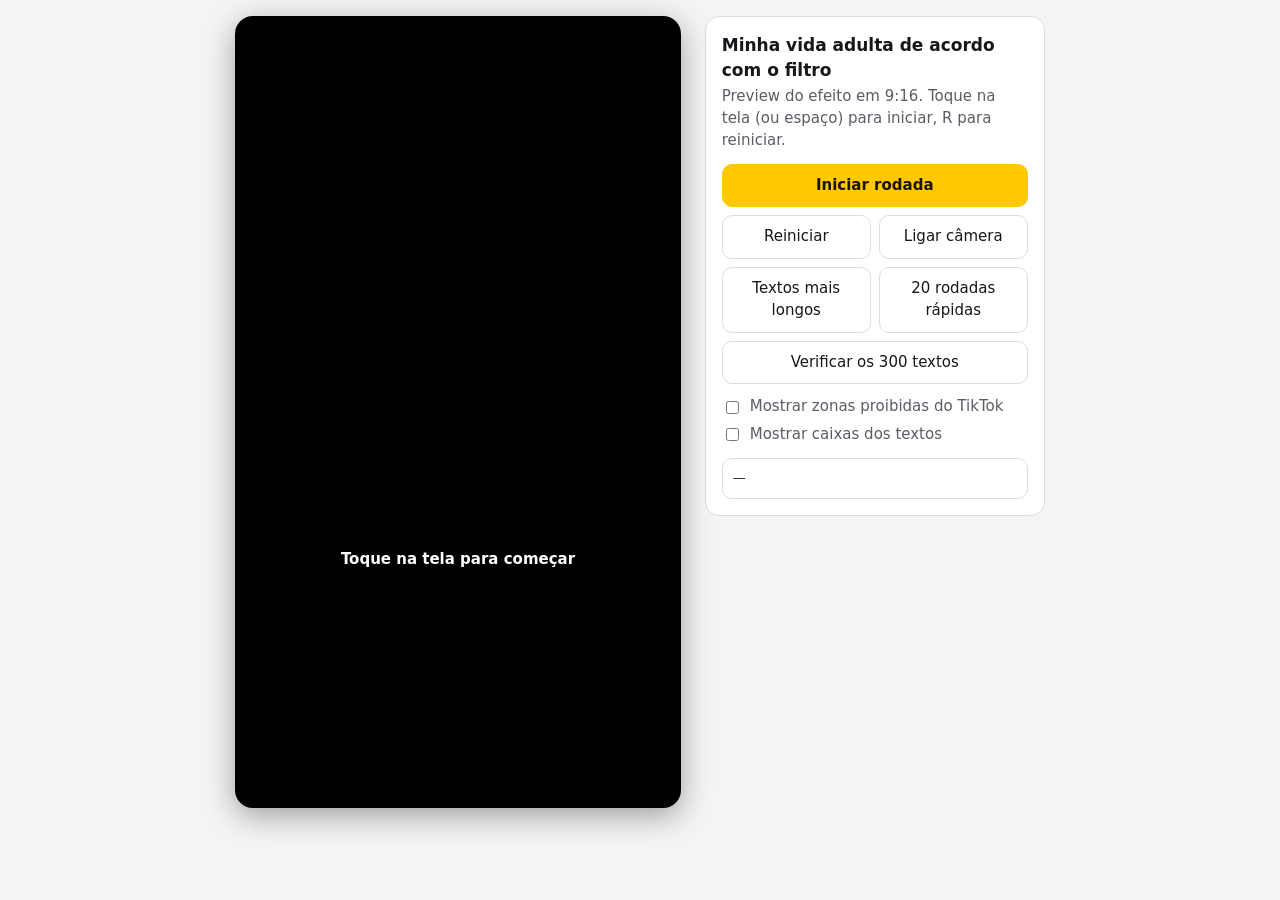
<file: minha-vida-adulta/preview/template.html>
<!doctype html>
<html lang="pt-BR">
<head>
<meta charset="utf-8">
<meta name="viewport" content="width=device-width, initial-scale=1">
<title>Preview da roleta</title>
<link rel="preconnect" href="https://fonts.googleapis.com">
<link rel="stylesheet" href="https://fonts.googleapis.com/css2?family=Montserrat:wght@900&display=swap">
<style>
  :root {
    --bg: #111114; --painel: #1c1c21; --texto: #f2f2f5; --suave: #a3a3ad; --borda: #2e2e36;
    --destaque: #FFC800; --destaque-texto: #1a1400; --ok: #3ccf7a; --erro: #ff5a5a;
  }
  @media (prefers-color-scheme: light) {
    :root:not([data-theme="dark"]) {
      --bg: #f4f4f6; --painel: #ffffff; --texto: #17171b; --suave: #5c5c66; --borda: #dcdce2;
      --ok: #148a48; --erro: #c62828;
    }
  }
  :root[data-theme="dark"] {
    --bg: #111114; --painel: #1c1c21; --texto: #f2f2f5; --suave: #a3a3ad; --borda: #2e2e36;
    --ok: #3ccf7a; --erro: #ff5a5a;
  }
  * { box-sizing: border-box; }
  html, body { margin: 0; background: var(--bg); color: var(--texto); font: 15px/1.45 system-ui, -apple-system, "Segoe UI", sans-serif; }
  .app { display: flex; gap: 24px; justify-content: center; align-items: flex-start; padding: 16px; flex-wrap: wrap; }
  .tela { position: relative; height: min(88vh, 900px); aspect-ratio: 9 / 16; max-width: 100%; border-radius: 18px; overflow: hidden; background: #000; box-shadow: 0 8px 30px rgba(0,0,0,.35); }
  canvas { width: 100%; height: 100%; display: block; cursor: pointer; touch-action: manipulation; }
  .painel { width: 340px; max-width: 100%; background: var(--painel); border: 1px solid var(--borda); border-radius: 14px; padding: 16px; }
  h1 { font-size: 17px; margin: 0 0 4px; }
  p { margin: 0 0 12px; color: var(--suave); }
  .botoes { display: grid; grid-template-columns: 1fr 1fr; gap: 8px; margin-bottom: 12px; }
  button { font: inherit; padding: 10px 12px; border-radius: 10px; border: 1px solid var(--borda); background: transparent; color: var(--texto); cursor: pointer; }
  button:hover { border-color: var(--suave); }
  button.principal { background: var(--destaque); color: var(--destaque-texto); border-color: var(--destaque); font-weight: 700; grid-column: 1 / -1; }
  label { display: flex; gap: 8px; align-items: center; margin: 6px 0; color: var(--suave); }
  #relatorio { margin-top: 12px; padding: 10px; border-radius: 10px; border: 1px solid var(--borda); font-size: 13px; white-space: pre-wrap; min-height: 2.5em; }
  #relatorio.ok { border-color: var(--ok); }
  #relatorio.erro { border-color: var(--erro); }
  .dica { position: absolute; left: 0; right: 0; bottom: 30%; text-align: center; color: #fff; font-weight: 700; text-shadow: 0 1px 4px #000; pointer-events: none; font-size: 15px; }
  @media (max-width: 720px) {
    .app { padding: 16px; gap: 16px; }
    .tela { height: auto; width: 100%; }
    .painel { width: 100%; }
  }
</style>
</head>
<body>
<div class="app">
  <div class="tela">
    <canvas id="c" width="1080" height="1920" aria-label="Preview do efeito"></canvas>
    <div class="dica" id="dica">Toque na tela para começar</div>
  </div>
  <div class="painel">
    <h1>Minha vida adulta de acordo com o filtro</h1>
    <p>Preview do efeito em 9:16. Toque na tela (ou espaço) para iniciar, R para reiniciar.</p>
    <div class="botoes">
      <button class="principal" id="bIniciar">Iniciar rodada</button>
      <button id="bReiniciar">Reiniciar</button>
      <button id="bCamera">Ligar câmera</button>
      <button id="bLongos">Textos mais longos</button>
      <button id="bRapido">20 rodadas rápidas</button>
      <button id="bVerificar" style="grid-column:1/-1">Verificar os 300 textos</button>
    </div>
    <label><input type="checkbox" id="cZonas"> Mostrar zonas proibidas do TikTok</label>
    <label><input type="checkbox" id="cCaixas"> Mostrar caixas dos textos</label>
    <div id="relatorio">—</div>
  </div>
</div>

<script>
/*@@ROLETA@@*/
</script>
<script>
/*@@DESENHO@@*/
</script>
<script>
window.RESULTADOS = /*@@DADOS@@*/;
</script>
<script>
(function () {
  'use strict';
  var L = Roleta.LAYOUT, dados = window.RESULTADOS;
  var cv = document.getElementById('c'), ctx = cv.getContext('2d');
  var D = Desenho.criar(ctx, dados);
  var video = null, roleta = Roleta.criar(dados), velocidade = 1, rodadasRestantes = 0;
  var mostrarZonas = false, estadoFixo = null;

  // Zonas que o TikTok cobre com a interface (aproximado, referencia 1080x1920).
  var ZONAS = [
    { x: 0, y: 0, w: 1080, h: 210, nome: 'abas' },
    { x: 940, y: 560, w: 140, h: 900, nome: 'botões' },
    { x: 0, y: 1460, w: 1080, h: 460, nome: 'legenda / música' }
  ];

  function fundo() {
    if (video && video.readyState >= 2) {
      var vw = video.videoWidth, vh = video.videoHeight, s = Math.max(1080 / vw, 1920 / vh);
      ctx.save(); ctx.translate(1080, 0); ctx.scale(-1, 1);
      ctx.drawImage(video, (1080 - vw * s) / 2, (1920 - vh * s) / 2, vw * s, vh * s);
      ctx.restore();
      return;
    }
    var g = ctx.createLinearGradient(0, 0, 0, 1920);
    g.addColorStop(0, '#5b6b7a'); g.addColorStop(1, '#2a2f36');
    ctx.fillStyle = g; ctx.fillRect(0, 0, 1080, 1920);
    // silhueta de rosto para simular a camera
    ctx.fillStyle = '#c99a7c';
    ctx.beginPath(); ctx.ellipse(560, 900, 300, 390, 0, 0, Math.PI * 2); ctx.fill();
    ctx.fillStyle = '#3a2a22';
    ctx.beginPath(); ctx.ellipse(560, 620, 330, 200, 0, Math.PI, 0); ctx.fill();
    ctx.fillStyle = '#2b2b2b';
    ctx.beginPath(); ctx.arc(450, 860, 26, 0, 7); ctx.arc(670, 860, 26, 0, 7); ctx.fill();
    ctx.fillStyle = '#9c4a4a'; ctx.fillRect(490, 1080, 140, 24);
  }

  function desenhar(e) {
    fundo();
    D.sobreposicao(e);

    if (mostrarZonas) {
      ctx.save(); ctx.fillStyle = 'rgba(255,40,40,.28)'; ctx.strokeStyle = 'rgba(255,60,60,.9)'; ctx.lineWidth = 3;
      ctx.font = '700 30px system-ui, sans-serif'; ctx.textAlign = 'left'; ctx.textBaseline = 'top';
      ZONAS.forEach(function (z) {
        ctx.fillRect(z.x, z.y, z.w, z.h); ctx.strokeRect(z.x, z.y, z.w, z.h);
        ctx.fillStyle = '#fff'; ctx.fillText(z.nome, z.x + 12, z.y + 12); ctx.fillStyle = 'rgba(255,40,40,.28)';
      });
      ctx.restore();
    }
  }

  function verificar() { return D.verificar(ZONAS); }
  window.verificar = verificar;

  function mostrarRelatorio(r) {
    var el = document.getElementById('relatorio');
    el.className = r.ok ? 'ok' : 'erro';
    el.textContent = (r.ok ? '✓ ' + r.total + ' resultados conferidos: nenhum sai da tela, invade zona do TikTok ou se sobrepõe.' : '✗ ' + r.problemas.length + ' problema(s):\n' + r.problemas.slice(0, 12).join('\n')) +
      '\nTítulo: ' + r.linhasTitulo + ' linha(s), fonte ' + r.fonteTitulo + 'px. Menor fonte de resultado: ' + r.menorFonte + 'px (de 46).';
  }

  function estadoLongos() { return D.estadoLongos(); }
  window.mostrarLongos = function () { estadoFixo = estadoLongos(); };

  // ---------- loop ----------
  var ultimo = performance.now(), rodadasFeitas = 0;
  function quadro(agora) {
    var dt = Math.min(0.1, (agora - ultimo) / 1000); ultimo = agora;
    for (var s = 0; s < velocidade; s++) roleta.atualizar(dt);
    var e = roleta.estado();
    if (rodadasRestantes > 0 && e.fase === 'fim') {
      rodadasRestantes--; rodadasFeitas++;
      document.getElementById('relatorio').textContent = 'Rodada rápida ' + rodadasFeitas + '/20: ' + e.linhas.map(function (l) { return l.texto; }).join(' · ');
      roleta.reiniciar();
      if (rodadasRestantes > 0) roleta.iniciar(); else velocidade = 1;
    }
    desenhar(estadoFixo || e);
    document.getElementById('dica').style.display = (!estadoFixo && e.fase === 'parado') ? '' : 'none';
    requestAnimationFrame(quadro);
  }

  function iniciar() { estadoFixo = null; if (roleta.estado().fase === 'fim') roleta.reiniciar(); roleta.iniciar(); }
  function reiniciar() { estadoFixo = null; velocidade = 1; rodadasRestantes = 0; roleta.reiniciar(); }

  cv.addEventListener('click', iniciar);
  document.addEventListener('keydown', function (ev) {
    if (ev.key === ' ') { ev.preventDefault(); iniciar(); }
    if (ev.key === 'r' || ev.key === 'R') reiniciar();
  });
  document.getElementById('bIniciar').onclick = iniciar;
  document.getElementById('bReiniciar').onclick = reiniciar;
  document.getElementById('bLongos').onclick = function () { reiniciar(); estadoFixo = estadoLongos(); };
  document.getElementById('bRapido').onclick = function () { reiniciar(); rodadasFeitas = 0; rodadasRestantes = 20; velocidade = 8; roleta.iniciar(); };
  document.getElementById('bVerificar').onclick = function () { mostrarRelatorio(verificar()); };
  document.getElementById('cZonas').onchange = function (ev) { mostrarZonas = ev.target.checked; };
  document.getElementById('cCaixas').onchange = function (ev) { D.mostrarCaixas = ev.target.checked; };
  document.getElementById('bCamera').onclick = function () {
    if (!navigator.mediaDevices || !navigator.mediaDevices.getUserMedia) { alert('Este navegador não dá acesso à câmera.'); return; }
    navigator.mediaDevices.getUserMedia({ video: { facingMode: 'user', width: { ideal: 1080 }, height: { ideal: 1920 } }, audio: false })
      .then(function (s) { video = document.createElement('video'); video.muted = true; video.playsInline = true; video.srcObject = s; video.play(); })
      .catch(function (err) { alert('Não foi possível abrir a câmera: ' + err.message); });
  };

  var pronto = document.fonts && document.fonts.load ? document.fonts.load(D.fonte(46), 'Áá') : Promise.resolve();
  pronto.catch(function () {}).then(function () {
    window.previewPronto = true;
    mostrarRelatorio(verificar());
    requestAnimationFrame(quadro);
  });
})();
</script>
</body>
</html>
</file>
